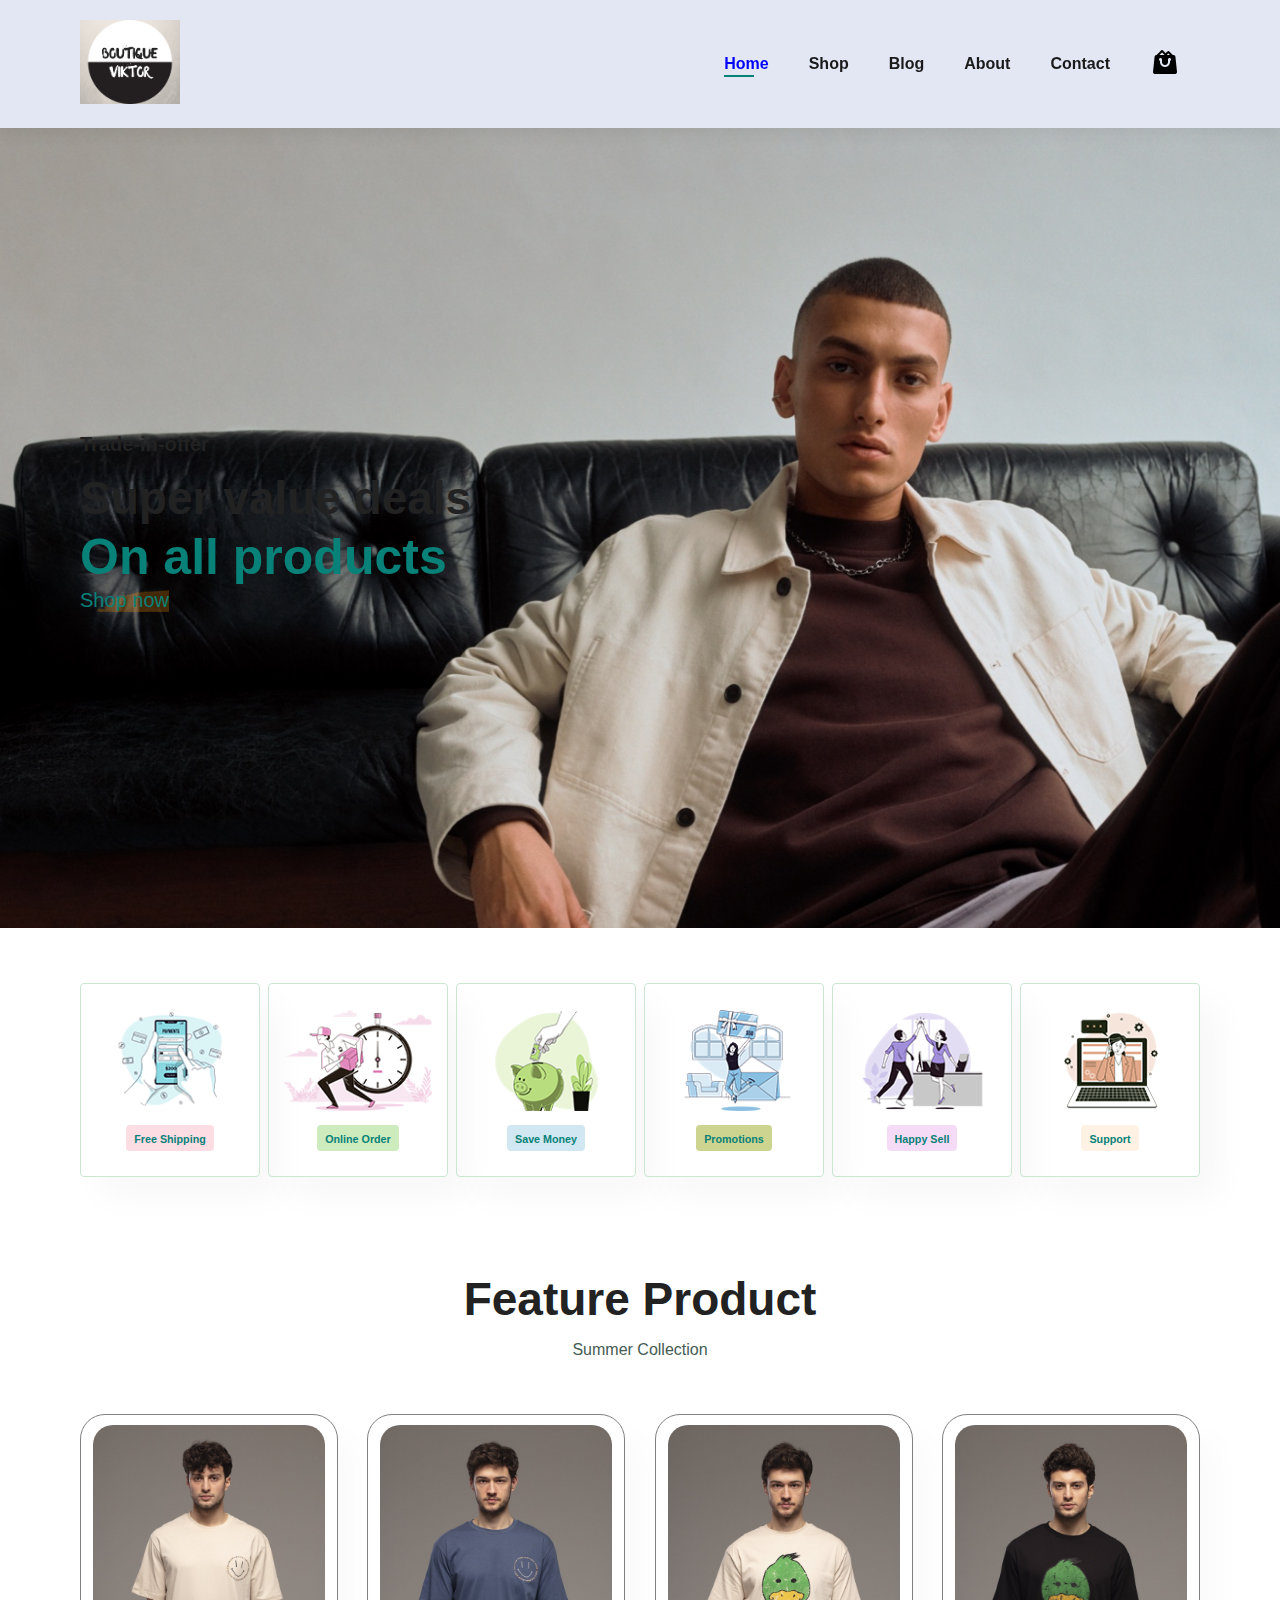
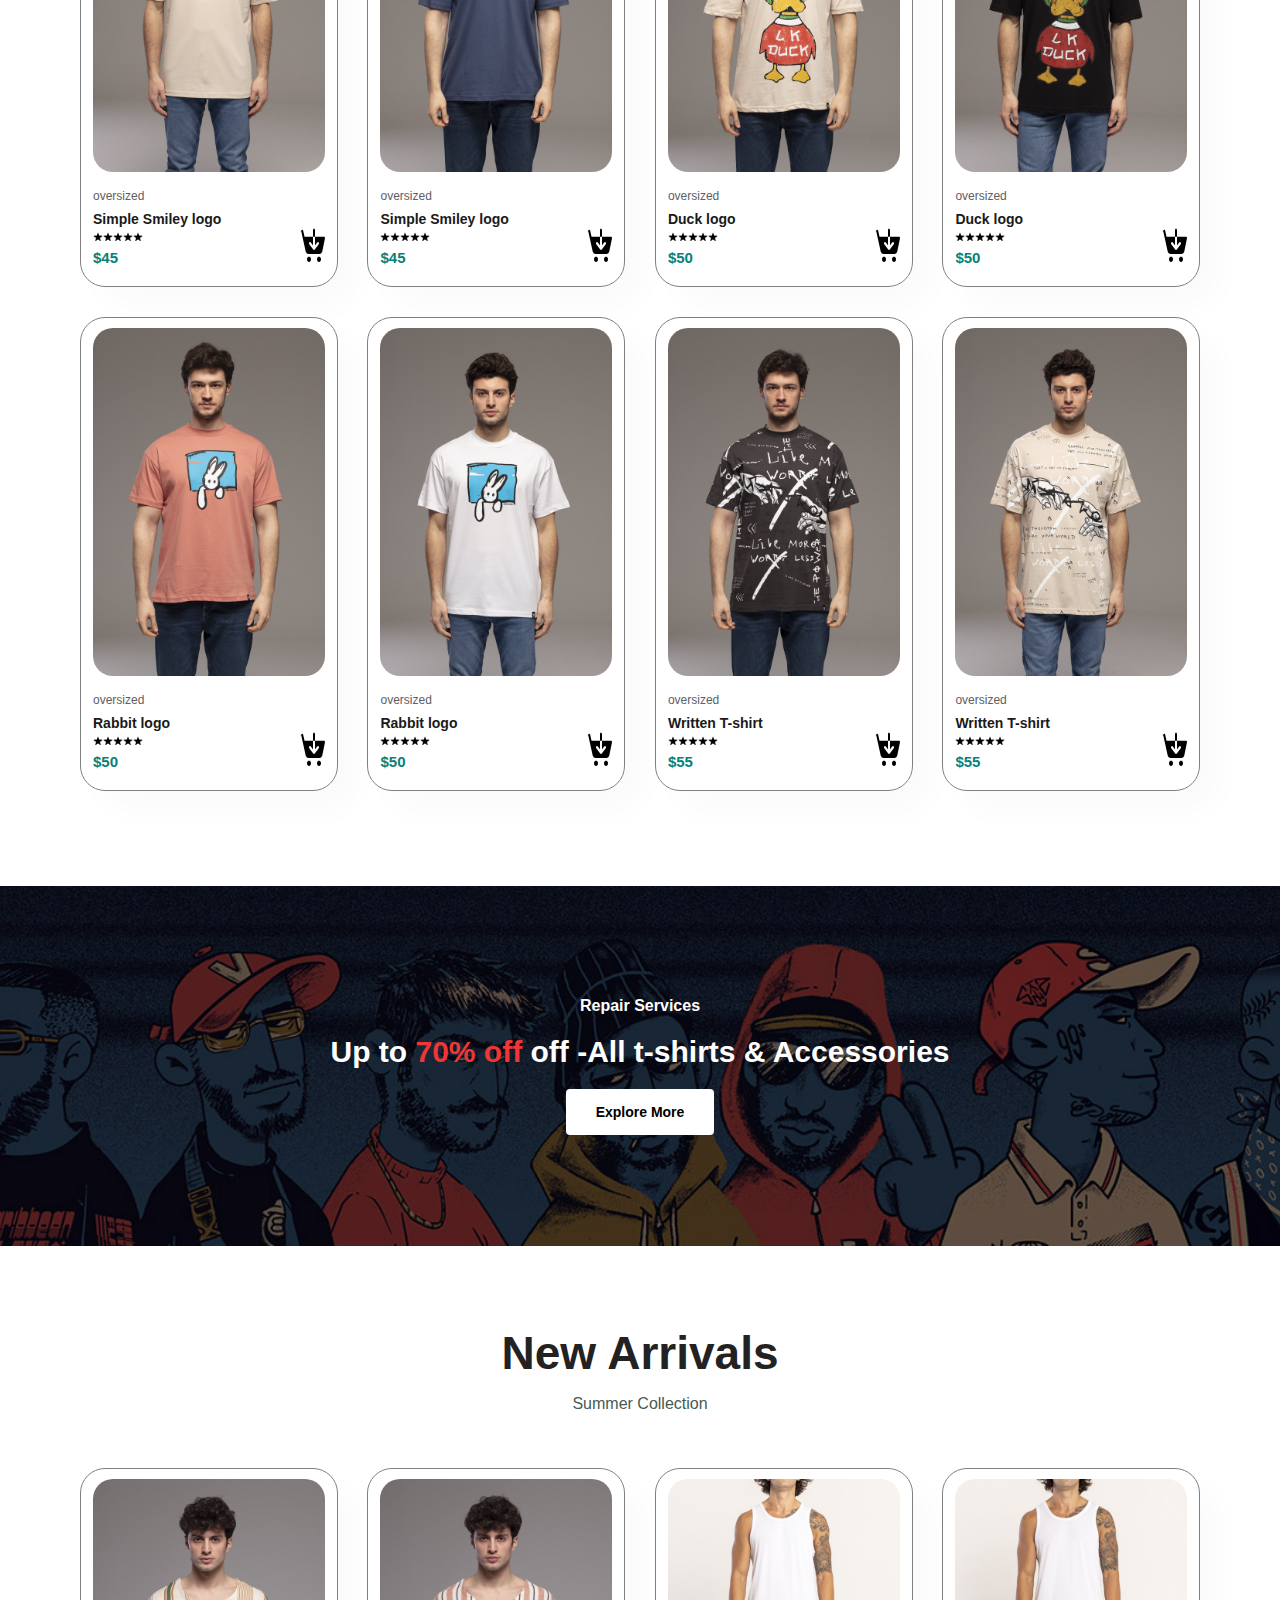
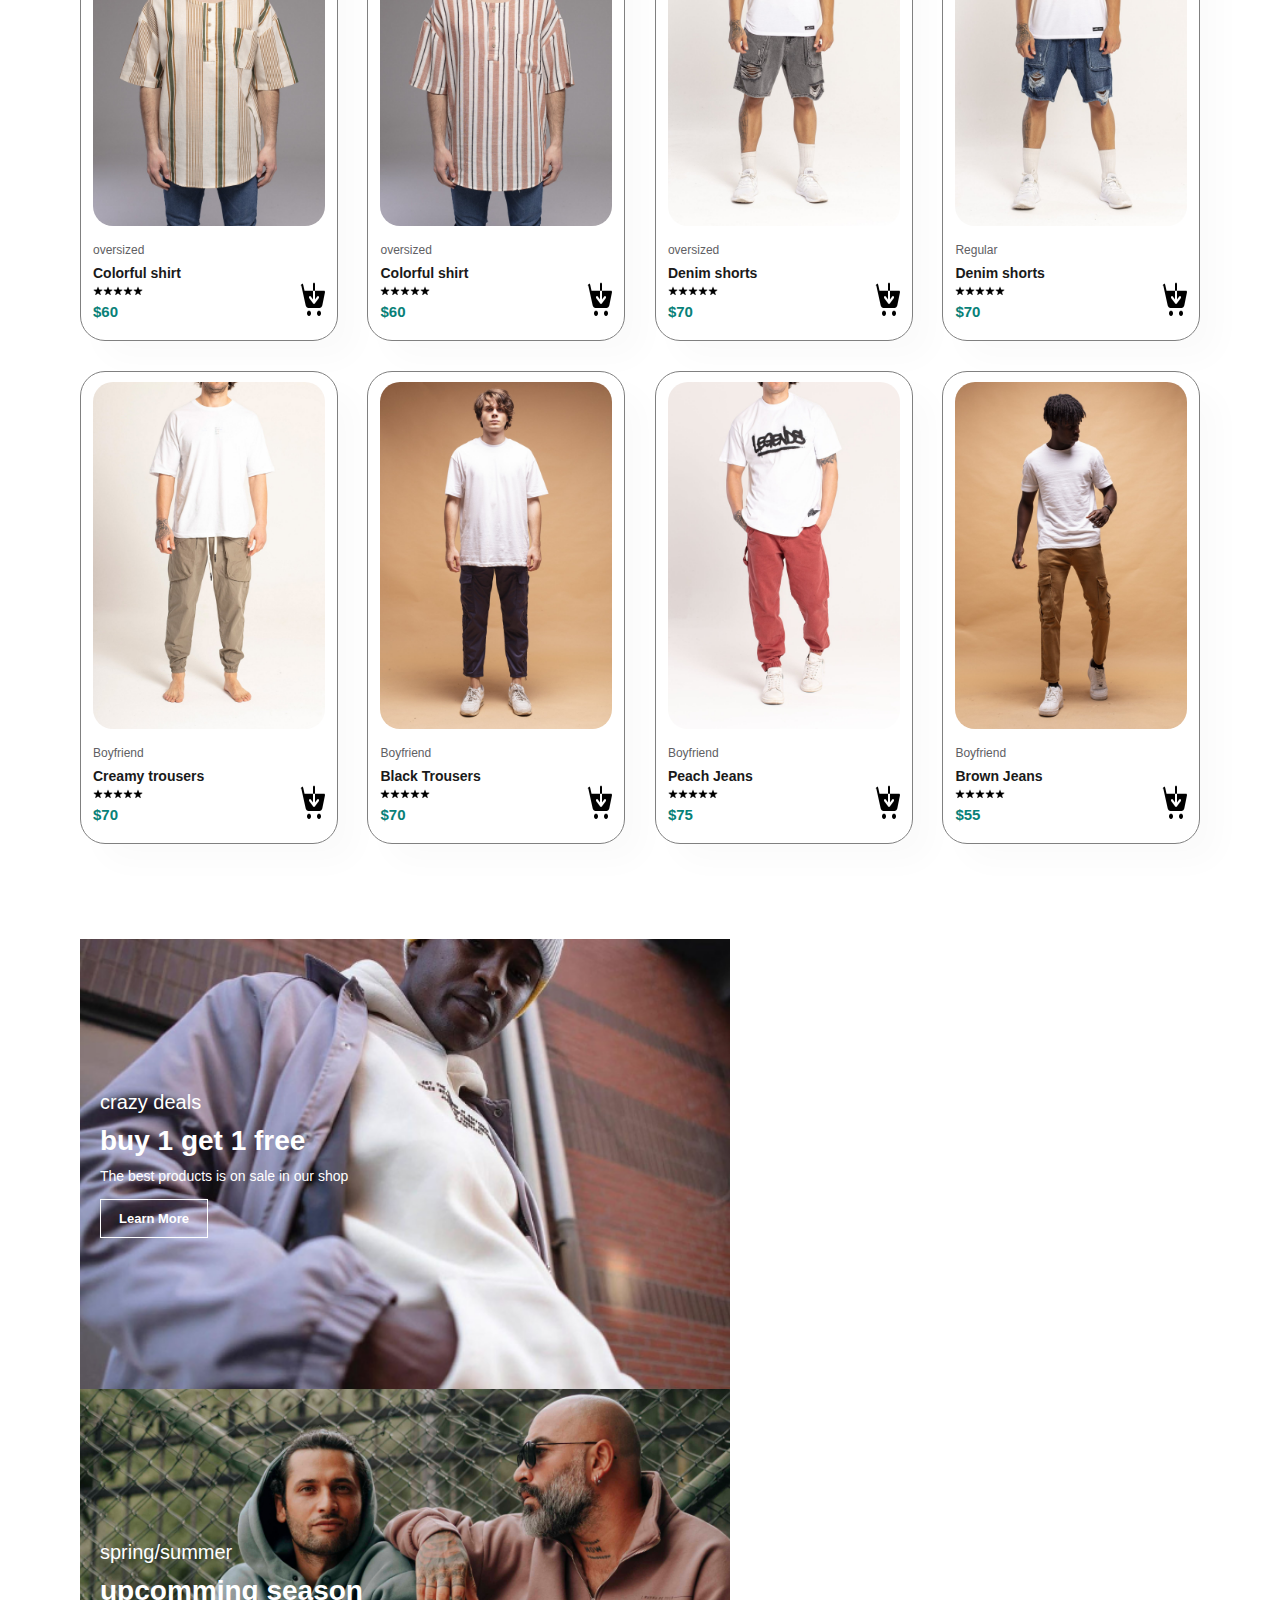
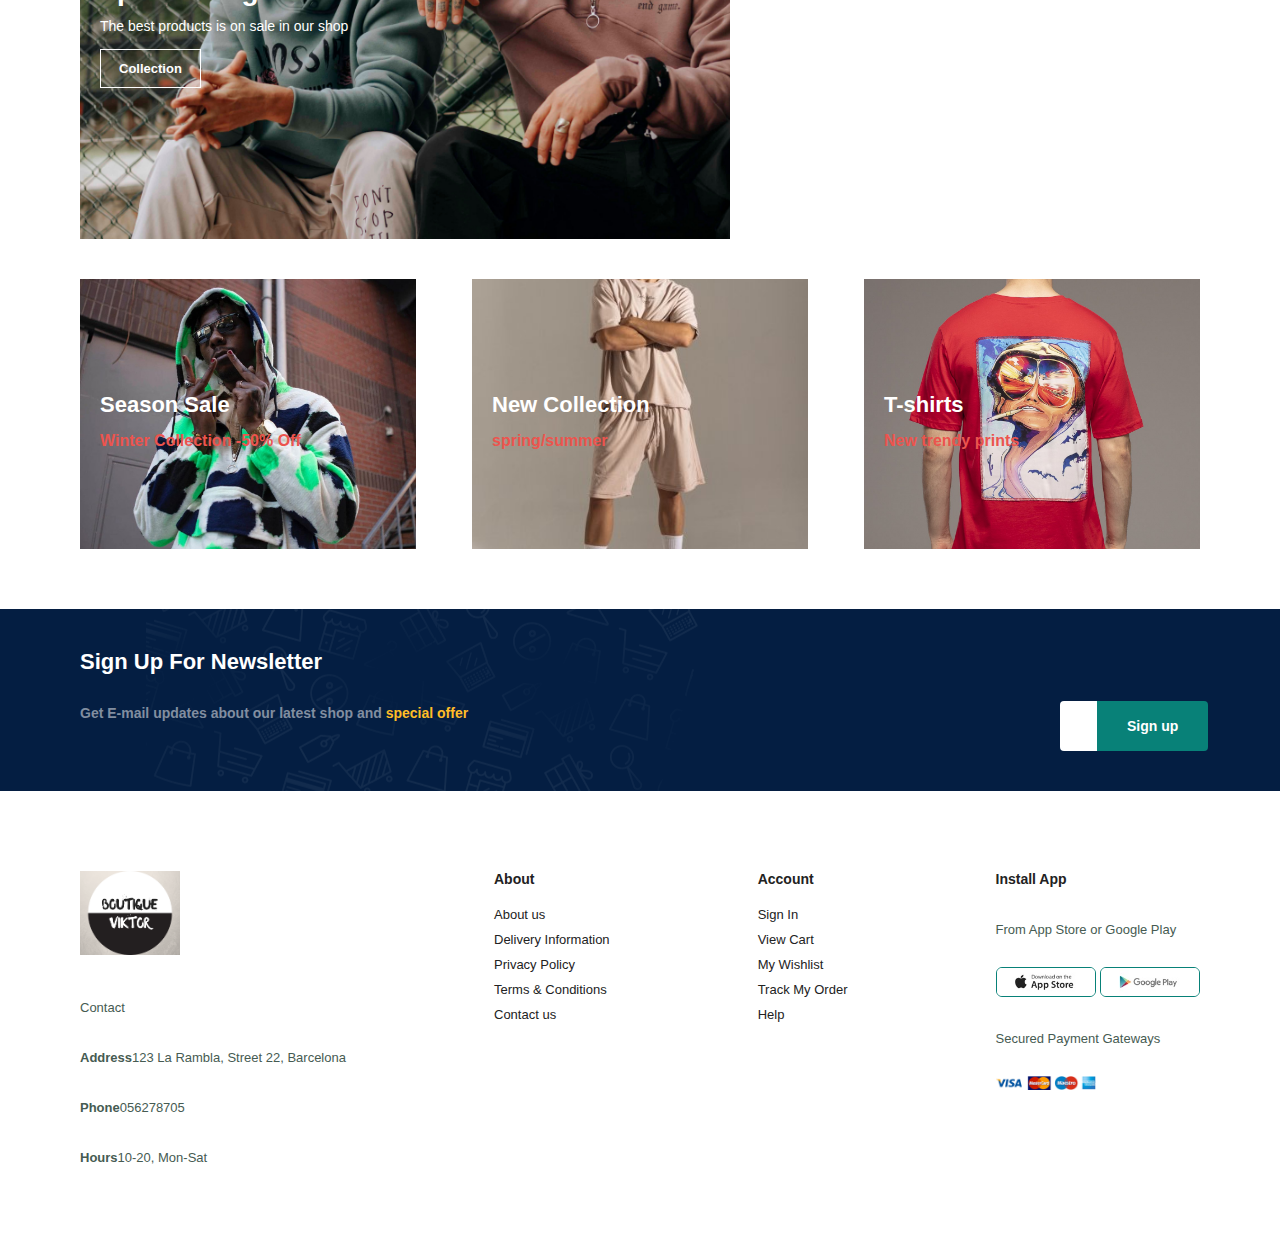
<file: e-commerce/index.html>
<!DOCTYPE html>
<html lang="en">

<head>
    <meta charset="UTF-8">
    <meta http-equiv="X-UA Compatible" content="IE=edge">
    <meta name="viewport" content="width=device-width, initial-scale=1.0">
    <title>Clothing store</title>
    <link rel="stylesheet" href="style.css">
</head>

<body>
    <section id="header">
        <a href="#"><img src="images/logo1.png" class="logo"></a>

        <div>
            <ul id="navbar">
                <li><a class="active" href="index.html">Home</a></li>
                <li><a href="shop.html">Shop</a></li>
                <li><a href="blog.html">Blog</a></li>
                <li><a href="about.html">About</a></li>
                <li><a href="contact.html">Contact</a></li>
                <li><a href="cart.html"><img src="images/shopping-bag.png" id="lg-bag" class="shop"></a></li>
                <a href="#" id="close"><img src="images/delete-sign.png" class="close"></a>
            </ul>
        </div>
        <div id="mobile">
            <a href="cart.html"><img src="images/shopping-bag.png" class="shop"></a>
            <img src="images/menu.png" id="bar" class="shop">

        </div>
    </section>

    <section id="hero">
        <h4>Trade-in-offer</h4>
        <h2>Super value deals</h2>
        <h1>On all products</h1>
        <button>Shop now</button>

    </section>

    <section id="feature" class="section-p1">
        <div class="fe-box">
            <img src="images/features/f1.png" alt="">
            <h6>Free Shipping</h6>
        </div>
        <div class="fe-box">
            <img src="images/features/f2.png" alt="">
            <h6>Online Order</h6>
        </div>
        <div class="fe-box">
            <img src="images/features/f3.png" alt="">
            <h6>Save Money</h6>
        </div>
        <div class="fe-box">
            <img src="images/features/f4.png" alt="">
            <h6>Promotions</h6>
        </div>
        <div class="fe-box">
            <img src="images/features/f5.png" alt="">
            <h6>Happy Sell</h6>
        </div>
        <div class="fe-box">
            <img src="images/features/f6.png" alt="">
            <h6>Support</h6>
        </div>
    </section>

    <section id="product1" class="section-p1">
        <h2>Feature Product</h2>
        <p>Summer Collection</p>
        <div class="pro-container">
            <div class="pro">
                <img src="images/products/f1.jpeg">
                <div class="des">
                    <span>oversized</span>
                    <h5>Simple Smiley logo</h5>
                    <div class="star">
                        <img src="images/star.png">
                        <img src="images/star.png">
                        <img src="images/star.png">
                        <img src="images/star.png">
                        <img src="images/star.png">

                    </div>
                    <h4>$45</h4>
                </div>
                <img src="images/buy.png" class="buy">
            </div>
            <div class="pro">
                <img src="images/products/f2.jpeg">
                <div class="des">
                    <span>oversized</span>
                    <h5>Simple Smiley logo</h5>
                    <div class="star">
                        <img src="images/star.png">
                        <img src="images/star.png">
                        <img src="images/star.png">
                        <img src="images/star.png">
                        <img src="images/star.png">

                    </div>
                    <h4>$45</h4>
                </div>
                <img src="images/buy.png" class="buy">
            </div>
            <div class="pro">
                <img src="images/products/f3.jpeg">
                <div class="des">
                    <span>oversized</span>
                    <h5>Duck logo</h5>
                    <div class="star">
                        <img src="images/star.png">
                        <img src="images/star.png">
                        <img src="images/star.png">
                        <img src="images/star.png">
                        <img src="images/star.png">

                    </div>
                    <h4>$50</h4>
                </div>
                <img src="images/buy.png" class="buy">
            </div>
            <div class="pro">
                <img src="images/products/f4.jpeg">
                <div class="des">
                    <span>oversized</span>
                    <h5>Duck logo</h5>
                    <div class="star">
                        <img src="images/star.png">
                        <img src="images/star.png">
                        <img src="images/star.png">
                        <img src="images/star.png">
                        <img src="images/star.png">

                    </div>
                    <h4>$50</h4>
                </div>
                <img src="images/buy.png" class="buy">
            </div>
            <div class="pro">
                <img src="images/products/f5.jpeg">
                <div class="des">
                    <span>oversized</span>
                    <h5>Rabbit logo</h5>
                    <div class="star">
                        <img src="images/star.png">
                        <img src="images/star.png">
                        <img src="images/star.png">
                        <img src="images/star.png">
                        <img src="images/star.png">

                    </div>
                    <h4>$50</h4>
                </div>
                <img src="images/buy.png" class="buy">
            </div>
            <div class="pro">
                <img src="images/products/f6.jpeg">
                <div class="des">
                    <span>oversized</span>
                    <h5>Rabbit logo</h5>
                    <div class="star">
                        <img src="images/star.png">
                        <img src="images/star.png">
                        <img src="images/star.png">
                        <img src="images/star.png">
                        <img src="images/star.png">

                    </div>
                    <h4>$50</h4>
                </div>
                <img src="images/buy.png" class="buy">
            </div>
            <div class="pro">
                <img src="images/products/f7.jpeg">
                <div class="des">
                    <span>oversized</span>
                    <h5>Written T-shirt</h5>
                    <div class="star">
                        <img src="images/star.png">
                        <img src="images/star.png">
                        <img src="images/star.png">
                        <img src="images/star.png">
                        <img src="images/star.png">

                    </div>
                    <h4>$55</h4>
                </div>
                <img src="images/buy.png" class="buy">
            </div>
            <div class="pro">
                <img src="images/products/f8.jpeg">
                <div class="des">
                    <span>oversized</span>
                    <h5>Written T-shirt</h5>
                    <div class="star">
                        <img src="images/star.png">
                        <img src="images/star.png">
                        <img src="images/star.png">
                        <img src="images/star.png">
                        <img src="images/star.png">

                    </div>
                    <h4>$55</h4>
                </div>
                <img src="images/buy.png" class="buy">
            </div>
        </div>
    </section>

    <section id="banner" class="section-m1">
        <h4>Repair Services</h4>
        <h2>Up to <span>70% off</span> off -All t-shirts & Accessories</h2>
        <button class="normal">Explore More</button>
    </section>

    <section id="product1" class="section-p1">
        <h2>New Arrivals</h2>
        <p>Summer Collection</p>
        <div class="pro-container">
            <div class="pro">
                <img src="images/products/n1.jpeg">
                <div class="des">
                    <span>oversized</span>
                    <h5>Colorful shirt</h5>
                    <div class="star">
                        <img src="images/star.png">
                        <img src="images/star.png">
                        <img src="images/star.png">
                        <img src="images/star.png">
                        <img src="images/star.png">

                    </div>
                    <h4>$60</h4>
                </div>
                <img src="images/buy.png" class="buy">
            </div>
            <div class="pro">
                <img src="images/products/n2.jpeg">
                <div class="des">
                    <span>oversized</span>
                    <h5>Colorful shirt</h5>
                    <div class="star">
                        <img src="images/star.png">
                        <img src="images/star.png">
                        <img src="images/star.png">
                        <img src="images/star.png">
                        <img src="images/star.png">

                    </div>
                    <h4>$60</h4>
                </div>
                <img src="images/buy.png" class="buy">
            </div>
            <div class="pro">
                <img src="images/products/n3.jpeg">
                <div class="des">
                    <span>oversized</span>
                    <h5>Denim shorts</h5>
                    <div class="star">
                        <img src="images/star.png">
                        <img src="images/star.png">
                        <img src="images/star.png">
                        <img src="images/star.png">
                        <img src="images/star.png">

                    </div>
                    <h4>$70</h4>
                </div>
                <img src="images/buy.png" class="buy">
            </div>
            <div class="pro">
                <img src="images/products/n4.jpeg">
                <div class="des">
                    <span>Regular</span>
                    <h5>Denim shorts</h5>
                    <div class="star">
                        <img src="images/star.png">
                        <img src="images/star.png">
                        <img src="images/star.png">
                        <img src="images/star.png">
                        <img src="images/star.png">

                    </div>
                    <h4>$70</h4>
                </div>
                <img src="images/buy.png" class="buy">
            </div>
            <div class="pro">
                <img src="images/products/n5.jpeg">
                <div class="des">
                    <span>Boyfriend</span>
                    <h5>Creamy trousers</h5>
                    <div class="star">
                        <img src="images/star.png">
                        <img src="images/star.png">
                        <img src="images/star.png">
                        <img src="images/star.png">
                        <img src="images/star.png">

                    </div>
                    <h4>$70</h4>
                </div>
                <img src="images/buy.png" class="buy">
            </div>
            <div class="pro">
                <img src="images/products/n6.jpeg">
                <div class="des">
                    <span>Boyfriend</span>
                    <h5>Black Trousers</h5>
                    <div class="star">
                        <img src="images/star.png">
                        <img src="images/star.png">
                        <img src="images/star.png">
                        <img src="images/star.png">
                        <img src="images/star.png">

                    </div>
                    <h4>$70</h4>
                </div>
                <img src="images/buy.png" class="buy">
            </div>
            <div class="pro">
                <img src="images/products/n7.jpeg">
                <div class="des">
                    <span>Boyfriend</span>
                    <h5>Peach Jeans</h5>
                    <div class="star">
                        <img src="images/star.png">
                        <img src="images/star.png">
                        <img src="images/star.png">
                        <img src="images/star.png">
                        <img src="images/star.png">

                    </div>
                    <h4>$75</h4>
                </div>
                <img src="images/buy.png" class="buy">
            </div>
            <div class="pro">
                <img src="images/products/n8.jpeg">
                <div class="des">
                    <span>Boyfriend</span>
                    <h5>Brown Jeans</h5>
                    <div class="star">
                        <img src="images/star.png">
                        <img src="images/star.png">
                        <img src="images/star.png">
                        <img src="images/star.png">
                        <img src="images/star.png">

                    </div>
                    <h4>$55</h4>
                </div>
                <img src="images/buy.png" class="buy">
            </div>
        </div>
    </section>

    <section id="sm-banner" class="section-p1">
        <div class="banner-box">
            <h4>crazy deals</h4>
            <h2>buy 1 get 1 free</h2>
            <span>The best products is on sale in our shop</span>
            <button class="white">Learn More</button>
        </div>
        <div class="banner-box banner-box2">
            <h4>spring/summer</h4>
            <h2>upcomming season</h2>
            <span>The best products is on sale in our shop</span>
            <button class="white">Collection</button>
        </div>
    </section>

    <section id="banner3">
        <div class="banner-box">
            <h2>Season Sale</h2>
            <h3>Winter Collection -50% Off</h3>
        </div>
        <div class="banner-box banner-box2">
            <h2>New Collection</h2>
            <h3>spring/summer</h3>
        </div>
        <div class="banner-box banner-box3">
            <h2>T-shirts</h2>
            <h3>New trendy prints</h3>
        </div>
    </section>

    <section id="newsletter" class="section-p1 section-m1">
        <div class="newstext">
            <h4>Sign Up For Newsletter</h4>
            <p>Get E-mail updates about our latest shop and <span>special offer</span></p>
            <div class="form">
                <input type="text" placeholder="Your email address">
                <button class="normal">Sign up</button>
            </div>
        </div>
    </section>

    <footer class="section-p1">
        <div class="col">
            <img src="images/logo1.png">
            <p>Contact</p>
            <p><strong>Address</strong>123 La Rambla, Street 22, Barcelona </p>
            <p><strong>Phone</strong>056278705</p>
            <p><strong>Hours</strong>10-20, Mon-Sat</p>
        </div>
        <div class="col">
            <h4>About</h4>
            <a href="#">About us</a>
            <a href="#">Delivery Information</a>
            <a href="#">Privacy Policy</a>
            <a href="#">Terms & Conditions</a>
            <a href="#">Contact us</a>
        </div>
        <div class="col">
            <h4>Account</h4>
            <a href="#">Sign In</a>
            <a href="#">View Cart</a>
            <a href="#">My Wishlist</a>
            <a href="#">Track My Order</a>
            <a href="#">Help</a>
        </div>
        <div class="col install">
            <h4>Install App</h4>
            <p>From App Store or Google Play</p>
            <div class="row">
                <img src="images/pay/app.jpg">
                <img src="images/pay/play.jpg">
            </div>
            <p>Secured Payment Gateways</p>
            <img src="images/pay/pay.png">
        </div>
    </footer>
    <script src="script.js"></script>
</body>

</html>
</file>
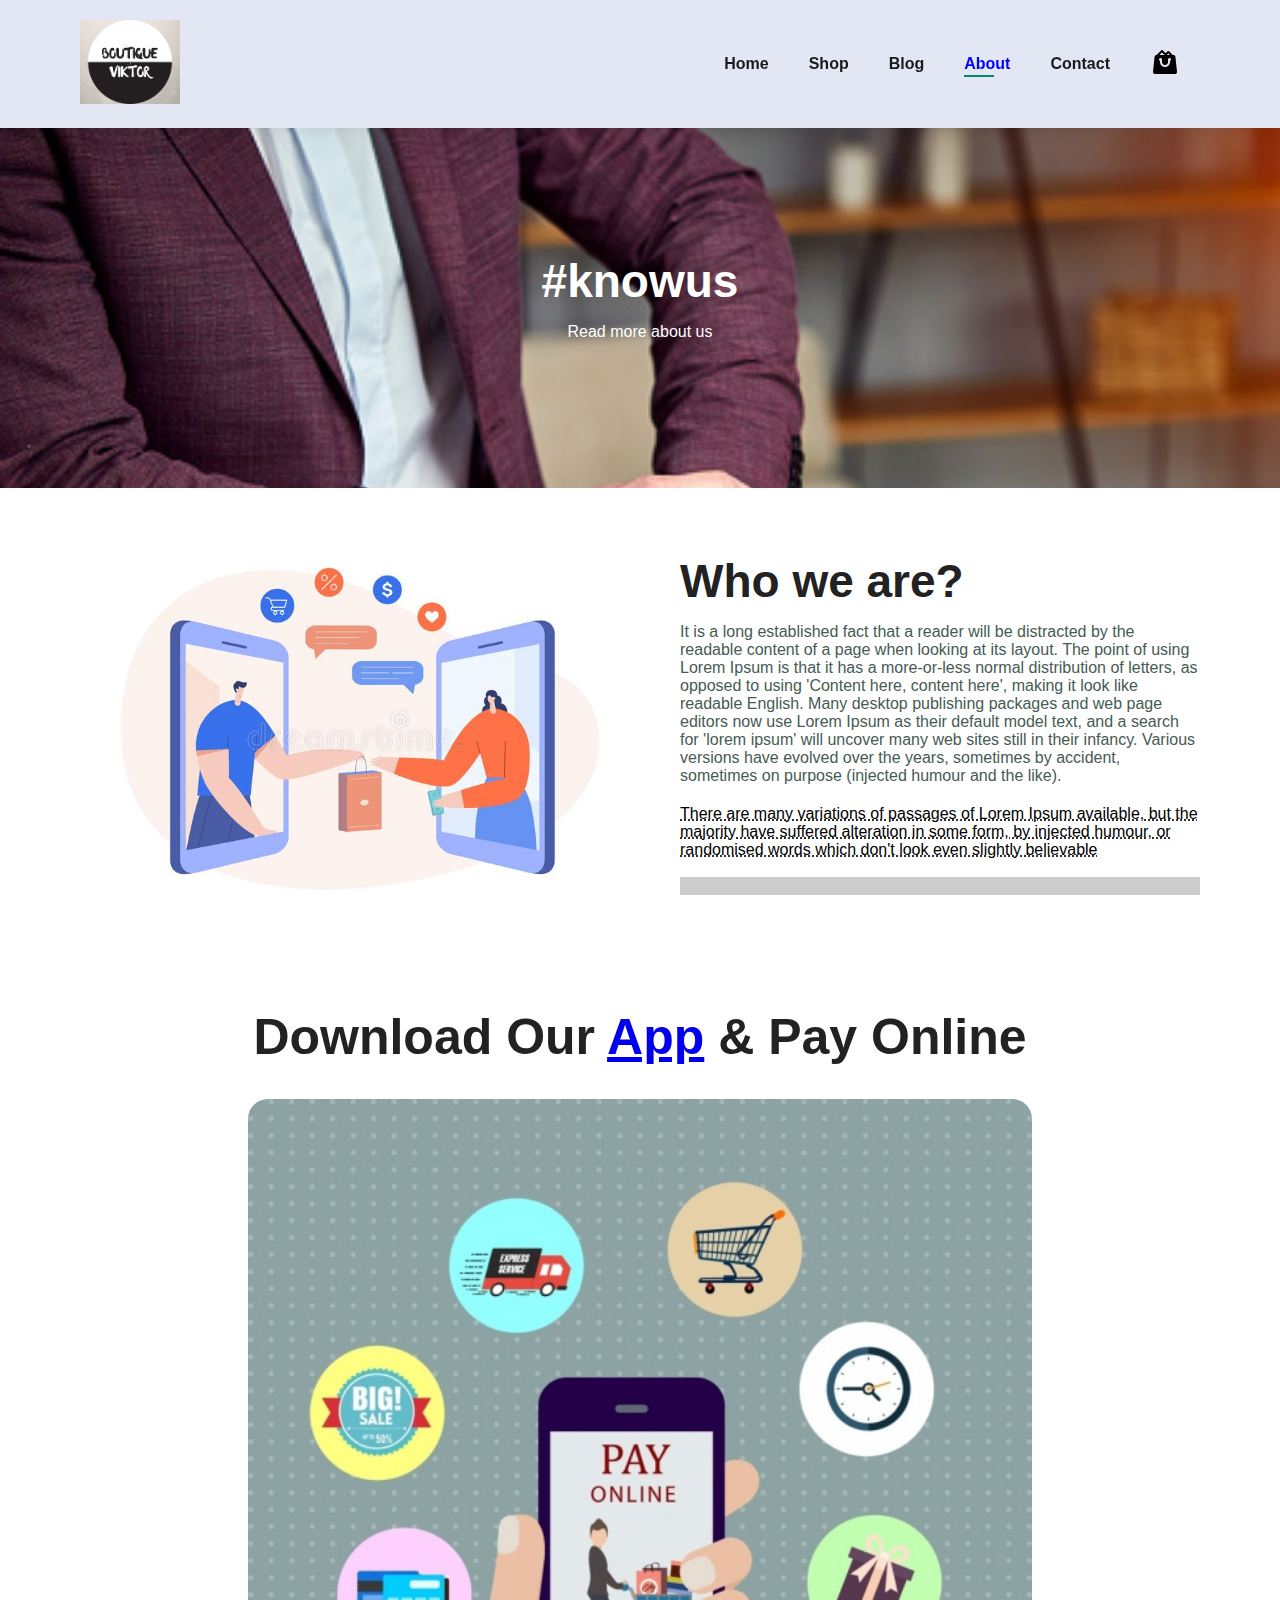
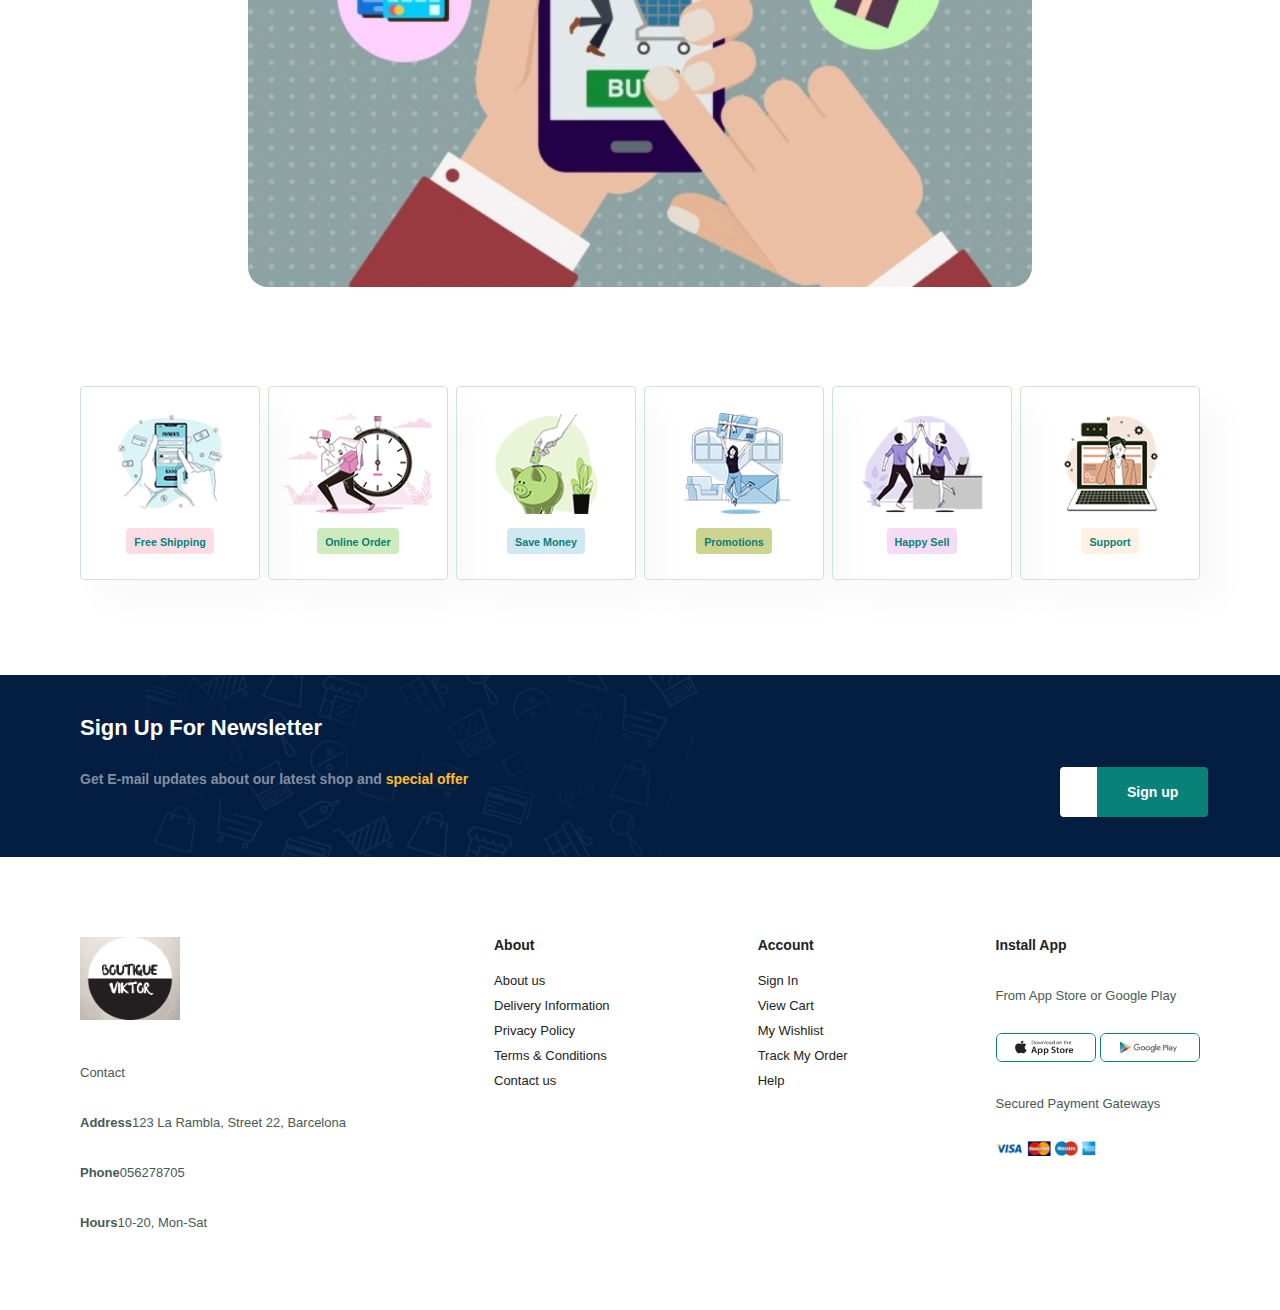
<file: e-commerce/about.html>
<!DOCTYPE html>
<html lang="en">

<head>
    <meta charset="UTF-8">
    <meta http-equiv="X-UA Compatible" content="IE=edge">
    <meta name="viewport" content="width=device-width, initial-scale=1.0">
    <title>Clothing store</title>
    <link rel="stylesheet" href="style.css">
</head>

<body>
    <section id="header">
        <a href="#"><img src="images/logo1.png" class="logo"></a>

        <div>
            <ul id="navbar">
                <li><a href="index.html">Home</a></li>
                <li><a href="shop.html">Shop</a></li>
                <li><a href="blog.html">Blog</a></li>
                <li><a class="active" href="about.html">About</a></li>
                <li><a href="contact.html">Contact</a></li>
                <li><a href="cart.html"><img src="images/shopping-bag.png" id="lg-bag" class="shop"></a></li>
                <a href="#" id="close"><img src="images/delete-sign.png" class="close"></a>
            </ul>
        </div>
        <div id="mobile">
            <a href="cart.html"><img src="images/shopping-bag.png" class="shop"></a>
            <img src="images/menu.png" id="bar" class="shop">

        </div>
    </section>

    <section id="page-header" class="about-header">
        <h2>#knowus</h2>
        <p>Read more about us</p>

    </section>

    <section id="about-head" class="section-p1">
        <img src="images/about/a2.jpg" class="img-head">
        <div>
            <h2>Who we are?</h2>
            <p>It is a long established fact that a reader will be distracted by the readable content of a page when
                looking at its layout. The point of using Lorem Ipsum is that it has a more-or-less normal distribution
                of letters, as opposed to using 'Content here, content here', making it look like readable English. Many
                desktop publishing packages and web page editors now use Lorem Ipsum as their default model text, and a
                search for 'lorem ipsum' will uncover many web sites still in their infancy. Various versions have
                evolved over the years, sometimes by accident, sometimes on purpose (injected humour and the like).
            </p>
            <abbr title="">There are many variations of passages of Lorem Ipsum available, but the majority have suffered
                alteration in some form, by injected humour, or randomised words which don't look even slightly
                believable</abbr>
        <br><br>

        <marquee loop="-1" scrollamounts="5" bgcolor="#ccc" width="100%">Contrary to popular belief, Lorem Ipsum is not simply random text</marquee>

        </div>
    </section>

    <section id="about-app" class="section-p1">
        <h1>Download Our <a href="#">App</a> & Pay Online</h1>
        <div class="image">
            <img src="images/about/a3.jpg">
        </div>
    </section>

    <section id="feature" class="section-p1">
        <div class="fe-box">
            <img src="images/features/f1.png" alt="">
            <h6>Free Shipping</h6>
        </div>
        <div class="fe-box">
            <img src="images/features/f2.png" alt="">
            <h6>Online Order</h6>
        </div>
        <div class="fe-box">
            <img src="images/features/f3.png" alt="">
            <h6>Save Money</h6>
        </div>
        <div class="fe-box">
            <img src="images/features/f4.png" alt="">
            <h6>Promotions</h6>
        </div>
        <div class="fe-box">
            <img src="images/features/f5.png" alt="">
            <h6>Happy Sell</h6>
        </div>
        <div class="fe-box">
            <img src="images/features/f6.png" alt="">
            <h6>Support</h6>
        </div>
    </section>

    <section id="newsletter" class="section-p1 section-m1">
        <div class="newstext">
            <h4>Sign Up For Newsletter</h4>
            <p>Get E-mail updates about our latest shop and <span>special offer</span></p>
            <div class="form">
                <input type="text" placeholder="Your email address">
                <button class="normal">Sign up</button>
            </div>
        </div>
    </section>

    <footer class="section-p1">
        <div class="col">
            <img src="images/logo1.png">
            <p>Contact</p>
            <p><strong>Address</strong>123 La Rambla, Street 22, Barcelona </p>
            <p><strong>Phone</strong>056278705</p>
            <p><strong>Hours</strong>10-20, Mon-Sat</p>
        </div>
        <div class="col">
            <h4>About</h4>
            <a href="#">About us</a>
            <a href="#">Delivery Information</a>
            <a href="#">Privacy Policy</a>
            <a href="#">Terms & Conditions</a>
            <a href="#">Contact us</a>
        </div>
        <div class="col">
            <h4>Account</h4>
            <a href="#">Sign In</a>
            <a href="#">View Cart</a>
            <a href="#">My Wishlist</a>
            <a href="#">Track My Order</a>
            <a href="#">Help</a>
        </div>
        <div class="col install">
            <h4>Install App</h4>
            <p>From App Store or Google Play</p>
            <div class="row">
                <img src="images/pay/app.jpg">
                <img src="images/pay/play.jpg">
            </div>
            <p>Secured Payment Gateways</p>
            <img src="images/pay/pay.png">
        </div>
    </footer>
    <script src="script.js"></script>
</body>

</html>
</file>
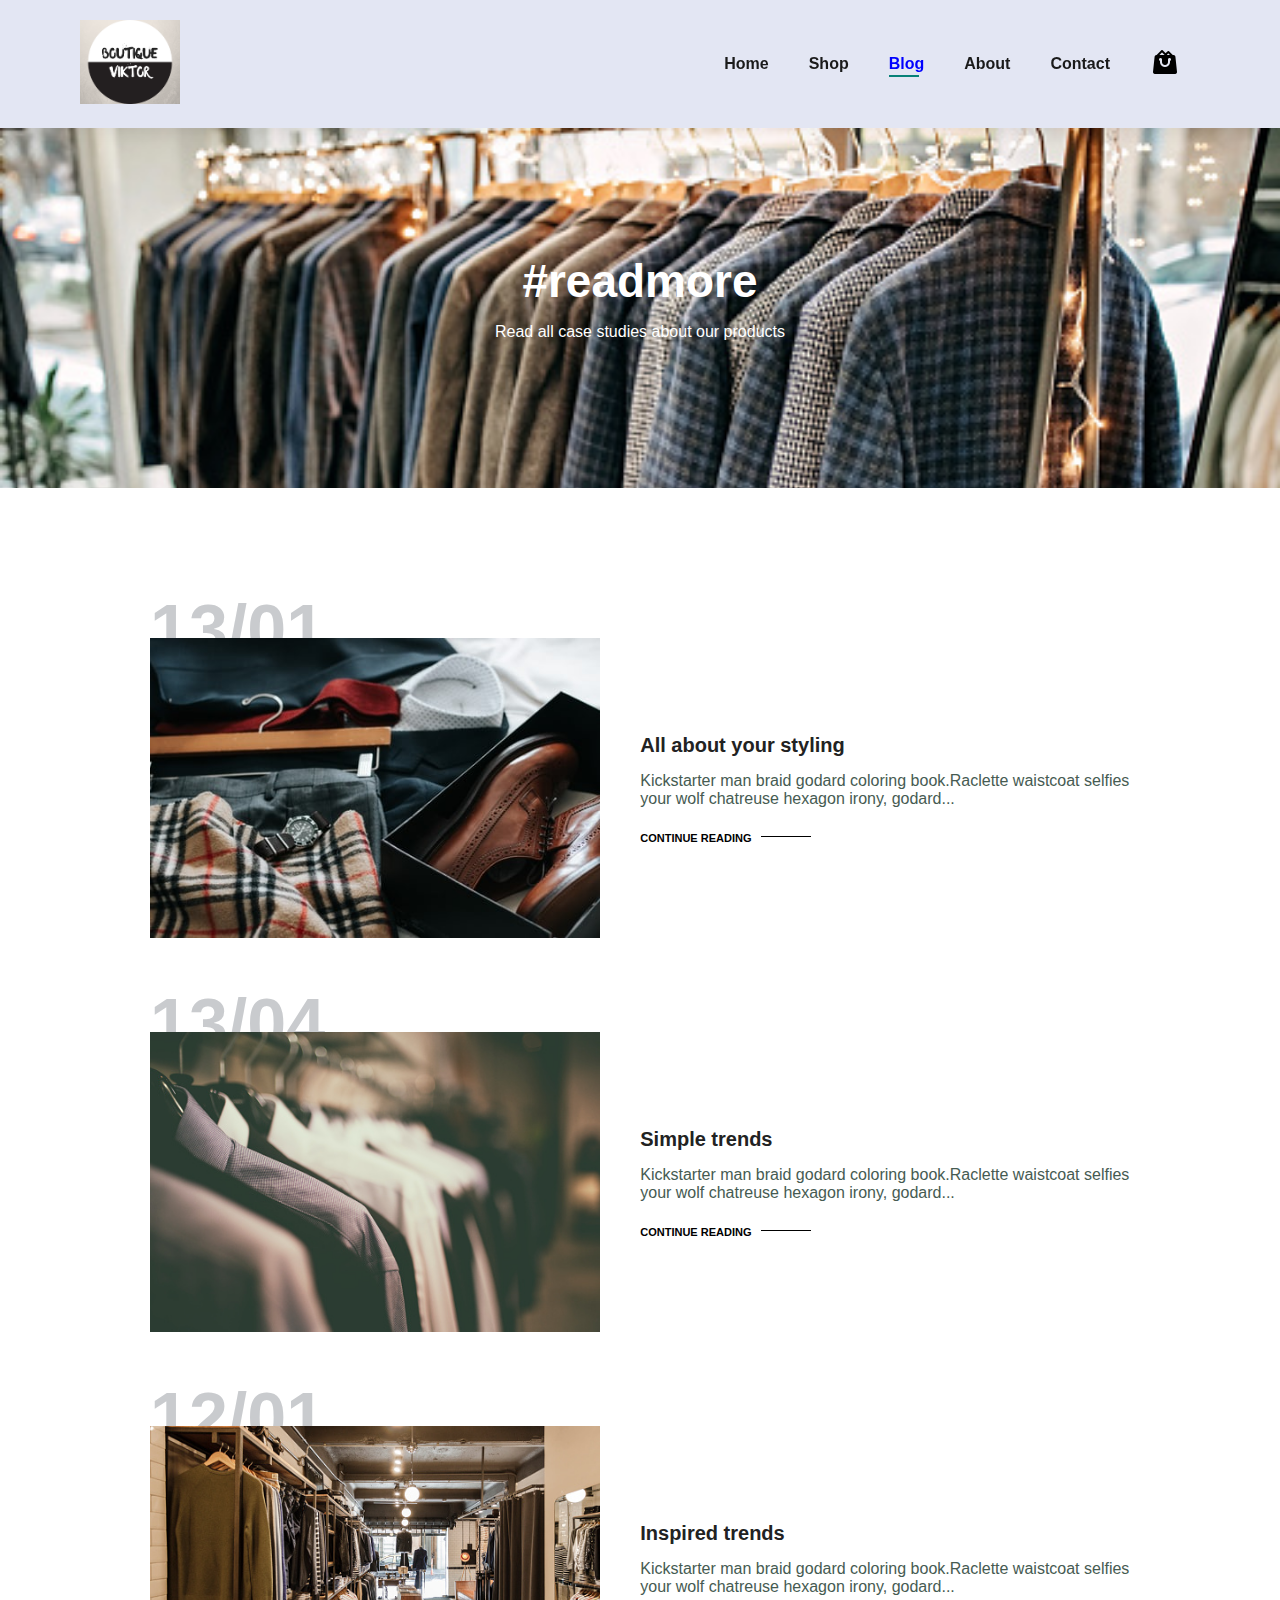
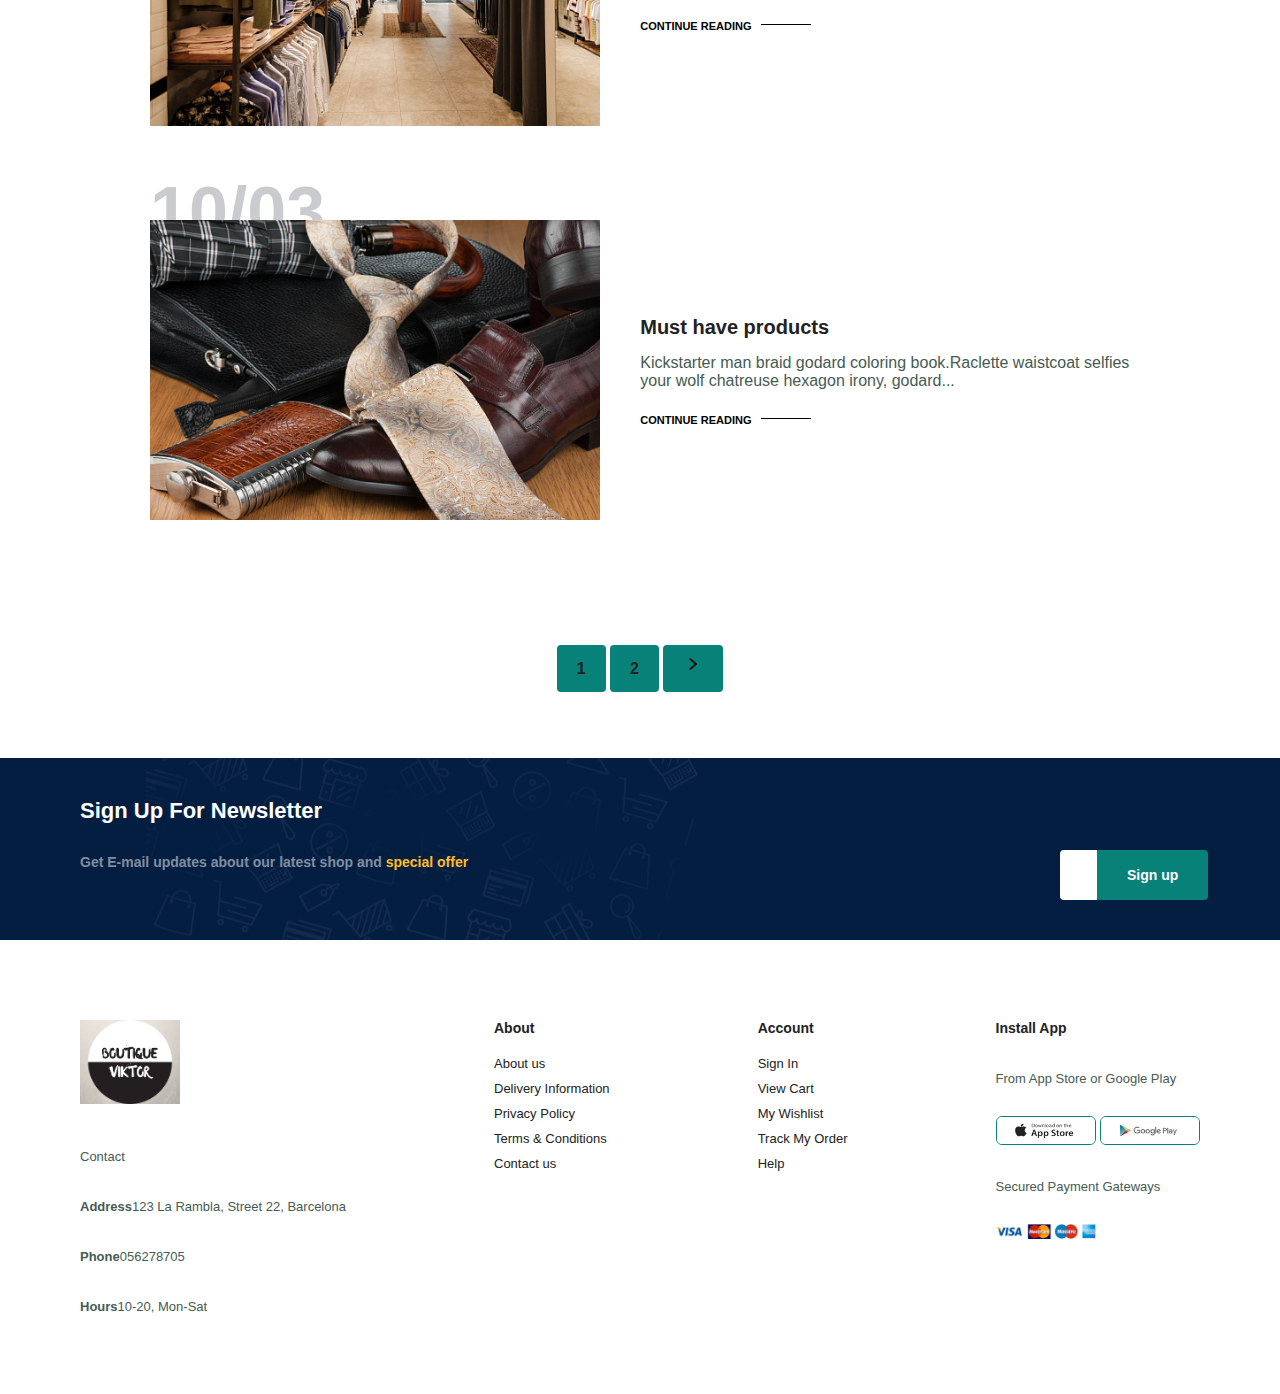
<file: e-commerce/blog.html>
<!DOCTYPE html>
<html lang="en">

<head>
    <meta charset="UTF-8">
    <meta http-equiv="X-UA Compatible" content="IE=edge">
    <meta name="viewport" content="width=device-width, initial-scale=1.0">
    <title>Clothing store</title>
    <link rel="stylesheet" href="style.css">
</head>

<body>
    <section id="header">
        <a href="#"><img src="images/logo1.png" class="logo"></a>

        <div>
            <ul id="navbar">
                <li><a href="index.html">Home</a></li>
                <li><a href="shop.html">Shop</a></li>
                <li><a class="active" href="blog.html">Blog</a></li>
                <li><a href="about.html">About</a></li>
                <li><a href="contact.html">Contact</a></li>
                <li><a href="cart.html"><img src="images/shopping-bag.png" id="lg-bag" class="shop"></a></li>
                <a href="#" id="close"><img src="images/delete-sign.png" class="close"></a>
            </ul>
        </div>
        <div id="mobile">
            <a href="cart.html"><img src="images/shopping-bag.png" class="shop"></a>
            <img src="images/menu.png" id="bar" class="shop">

        </div>
    </section>

    <section id="page-header" class="blog-header">
        <h2>#readmore</h2>
        <p>Read all case studies about our products</p>

    </section>

    <section id="blog">
        <div class="blog-box">
            <div class="blog-img">
                <img src="images/blog/b1.jpg">
            </div>
            <div class="blog-details">
                <h4>All about your styling</h4>
                <p>Kickstarter man braid godard coloring book.Raclette waistcoat selfies your 
                    wolf chatreuse hexagon irony, godard...</p>
                <a href="#">CONTINUE READING</a>
            </div>
            <h1>13/01</h1>
        </div>
        <div class="blog-box">
            <div class="blog-img">
                <img src="images/blog/b2.jpg">
            </div>
            <div class="blog-details">
                <h4>Simple trends</h4>
                <p>Kickstarter man braid godard coloring book.Raclette waistcoat selfies your 
                    wolf chatreuse hexagon irony, godard...</p>
                <a href="#">CONTINUE READING</a>
            </div>
            <h1>13/04</h1>
        </div>
        <div class="blog-box">
            <div class="blog-img">
                <img src="images/blog/b3.jpg">
            </div>
            <div class="blog-details">
                <h4>Inspired trends</h4>
                <p>Kickstarter man braid godard coloring book.Raclette waistcoat selfies your 
                    wolf chatreuse hexagon irony, godard...</p>
                <a href="#">CONTINUE READING</a>
            </div>
            <h1>12/01</h1>
        </div>
        <div class="blog-box">
            <div class="blog-img">
                <img src="images/blog/b4.jpg">
            </div>
            <div class="blog-details">
                <h4>Must have products</h4>
                <p>Kickstarter man braid godard coloring book.Raclette waistcoat selfies your 
                    wolf chatreuse hexagon irony, godard...</p>
                <a href="#">CONTINUE READING</a>
            </div>
            <h1>10/03</h1>
        </div>
    </section>

    <section id="pagination" class="section-p1">
        <a href="#">1</a>
        <a href="#">2</a>
        <a href="#"><img src="images/arrow.png" id="arrow"></a>

    </section>

    <section id="newsletter" class="section-p1 section-m1">
        <div class="newstext">
            <h4>Sign Up For Newsletter</h4>
            <p>Get E-mail updates about our latest shop and <span>special offer</span></p>
            <div class="form">
                <input type="text" placeholder="Your email address">
                <button class="normal">Sign up</button>
            </div>
        </div>
    </section>

    <footer class="section-p1">
        <div class="col">
            <img src="images/logo1.png">
            <p>Contact</p>
            <p><strong>Address</strong>123 La Rambla, Street 22, Barcelona </p>
            <p><strong>Phone</strong>056278705</p>
            <p><strong>Hours</strong>10-20, Mon-Sat</p>
        </div>
        <div class="col">
            <h4>About</h4>
            <a href="#">About us</a>
            <a href="#">Delivery Information</a>
            <a href="#">Privacy Policy</a>
            <a href="#">Terms & Conditions</a>
            <a href="#">Contact us</a>
        </div>
        <div class="col">
            <h4>Account</h4>
            <a href="#">Sign In</a>
            <a href="#">View Cart</a>
            <a href="#">My Wishlist</a>
            <a href="#">Track My Order</a>
            <a href="#">Help</a>
        </div>
        <div class="col install">
            <h4>Install App</h4>
            <p>From App Store or Google Play</p>
            <div class="row">
                <img src="images/pay/app.jpg">
                <img src="images/pay/play.jpg">
            </div>
            <p>Secured Payment Gateways</p>
            <img src="images/pay/pay.png">
        </div>
    </footer>
    <script src="script.js"></script>
</body>

</html>
</file>
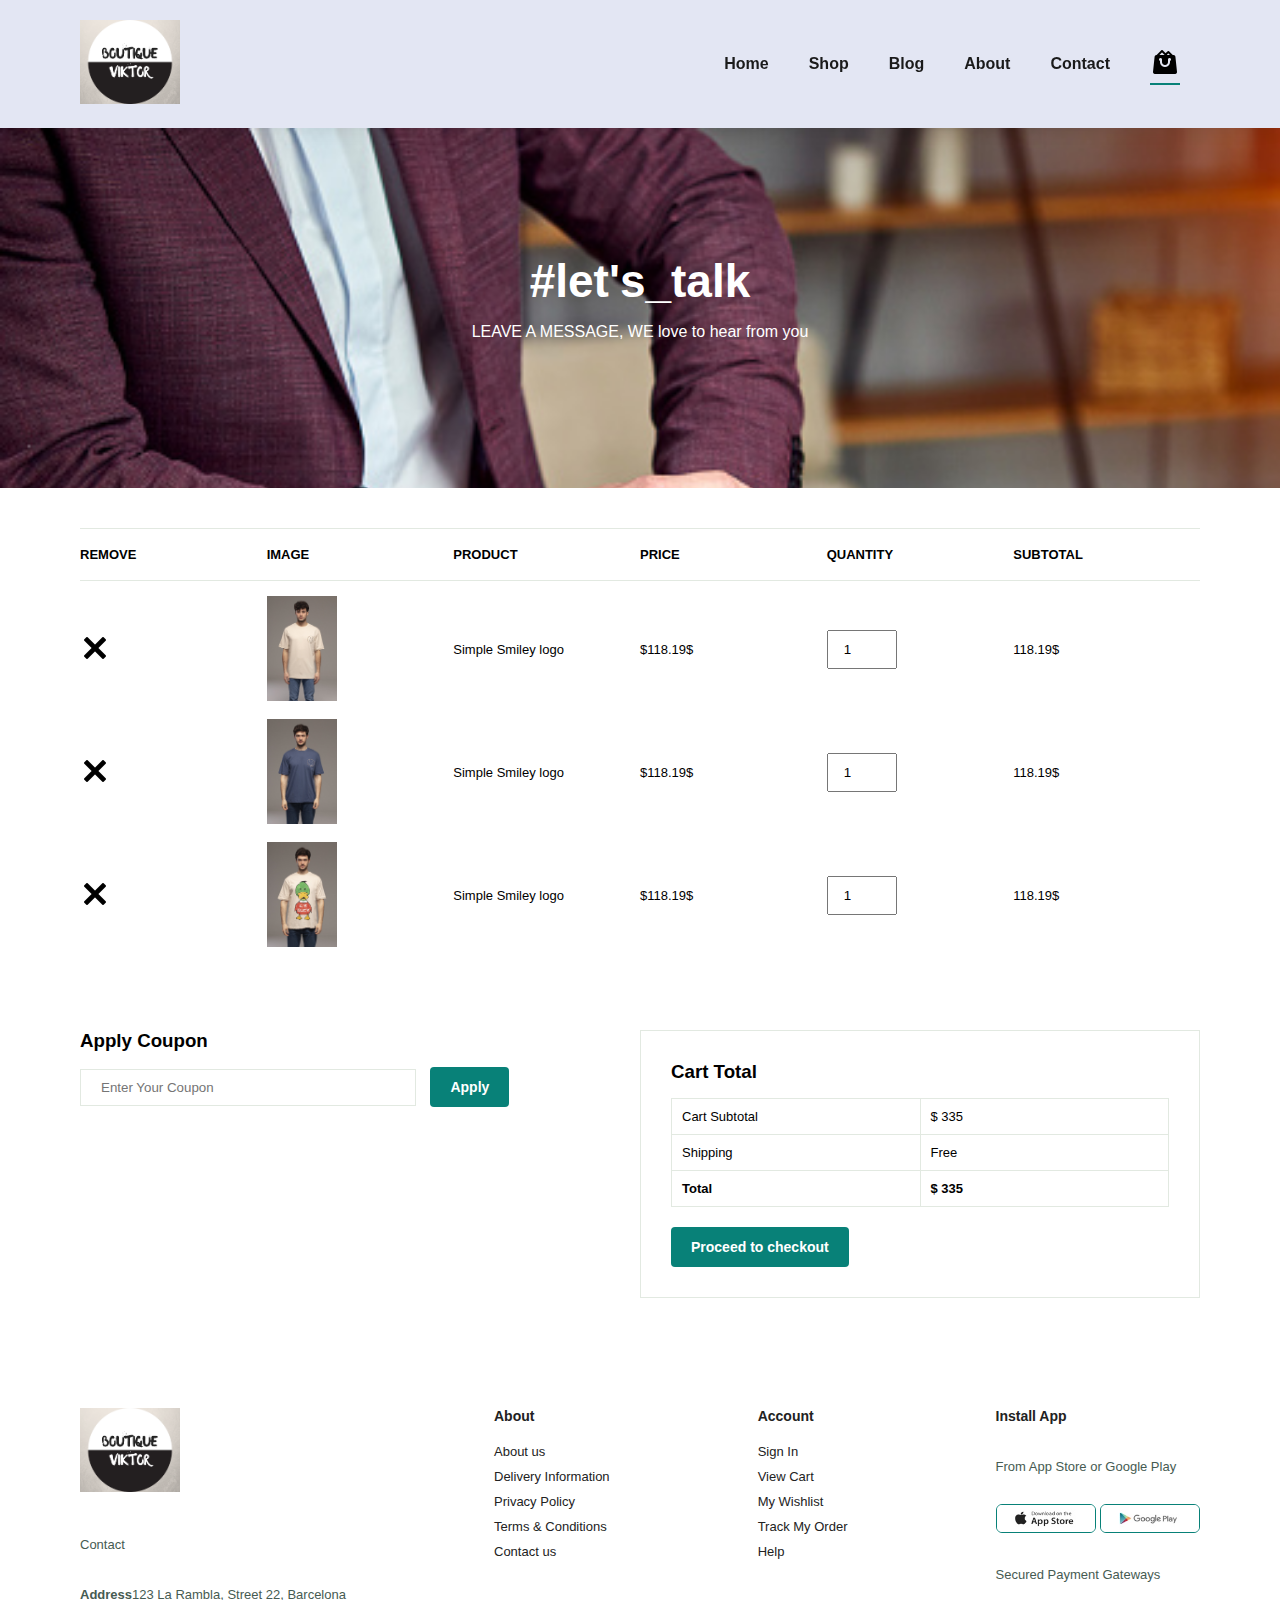
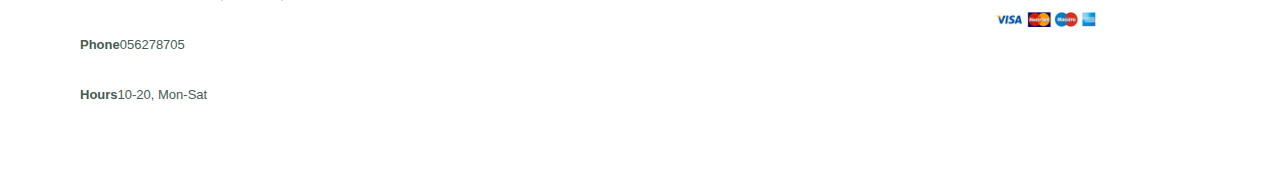
<file: e-commerce/cart.html>
<!DOCTYPE html>
<html lang="en">

<head>
    <meta charset="UTF-8">
    <meta http-equiv="X-UA Compatible" content="IE=edge">
    <meta name="viewport" content="width=device-width, initial-scale=1.0">
    <title>Clothing store</title>
    <link rel="stylesheet" href="style.css">
</head>

<body>
    <section id="header">
        <a href="#"><img src="images/logo1.png" class="logo"></a>

        <div>
            <ul id="navbar">
                <li><a href="index.html">Home</a></li>
                <li><a href="shop.html">Shop</a></li>
                <li><a href="blog.html">Blog</a></li>
                <li><a href="about.html">About</a></li>
                <li><a href="contact.html">Contact</a></li>
                <li><a class="active" href="cart.html"><img src="images/shopping-bag.png" id="lg-bag" class="shop"></a></li>
                <a href="#" id="close"><img src="images/delete-sign.png" class="close"></a>
            </ul>
        </div>
        <div id="mobile">
            <a href="cart.html"><img src="images/shopping-bag.png" class="shop"></a>
            <img src="images/menu.png" id="bar" class="shop">

        </div>
    </section>

    <section id="page-header" class="about-header">
        <h2>#let's_talk</h2>
        <p>LEAVE A MESSAGE, WE love to hear from you</p>

    </section>

    <section id="cart" class="section-p1">
        <table width="100%">
            <thead>
                <tr>
                    <td>Remove</td>
                    <td>Image</td>
                    <td>Product</td>
                    <td>Price</td>
                    <td>Quantity</td>
                    <td>Subtotal</td>
                </tr>
            </thead>
            <tbody>
                <tr>
                    <td><a href="#"><img src="images/delete-sign.png" class="cl"></a></td>
                    <td><img src="images/products/f1.jpeg"></td>
                    <td>Simple Smiley logo</td>
                    <td>$118.19$</td>
                    <td><input type="number" value="1"></td>
                    <td>118.19$</td>
                </tr>
                <tr>
                    <td><a href="#"><img src="images/delete-sign.png" class="cl"></a></td>
                    <td><img src="images/products/f2.jpeg"></td>
                    <td>Simple Smiley logo</td>
                    <td>$118.19$</td>
                    <td><input type="number" value="1"></td>
                    <td>118.19$</td>
                </tr>
                <tr>
                    <td><a href="#"><img src="images/delete-sign.png" class="cl"></a></td>
                    <td><img src="images/products/f3.jpeg"></td>
                    <td>Simple Smiley logo</td>
                    <td>$118.19$</td>
                    <td><input type="number" value="1"></td>
                    <td>118.19$</td>
                </tr>
            </tbody>
        </table>
    </section>

    <section id="cart-add" class="section-p1">
        <div id="coupon">
            <h3>Apply Coupon</h3>
            <div>
                <input type="text" placeholder="Enter Your Coupon">
                <button class="normal">Apply</button>
            </div>
        </div>
        <div id="subtotal">
            <h3>Cart Total</h3>
            <table>
                <tr>
                    <td>Cart Subtotal</td>
                    <td>$ 335</td>
                </tr>
                <tr>
                    <td>Shipping</td>
                    <td>Free</td>
                </tr>
                <tr>
                    <td><strong>Total</strong></td>
                    <td><strong>$ 335</strong></td>
                </tr>
            </table>
            <button class="normal">Proceed to checkout</button>
        </div>
    </section>

    <footer class="section-p1">
        <div class="col">
            <img src="images/logo1.png">
            <p>Contact</p>
            <p><strong>Address</strong>123 La Rambla, Street 22, Barcelona </p>
            <p><strong>Phone</strong>056278705</p>
            <p><strong>Hours</strong>10-20, Mon-Sat</p>
        </div>
        <div class="col">
            <h4>About</h4>
            <a href="#">About us</a>
            <a href="#">Delivery Information</a>
            <a href="#">Privacy Policy</a>
            <a href="#">Terms & Conditions</a>
            <a href="#">Contact us</a>
        </div>
        <div class="col">
            <h4>Account</h4>
            <a href="#">Sign In</a>
            <a href="#">View Cart</a>
            <a href="#">My Wishlist</a>
            <a href="#">Track My Order</a>
            <a href="#">Help</a>
        </div>
        <div class="col install">
            <h4>Install App</h4>
            <p>From App Store or Google Play</p>
            <div class="row">
                <img src="images/pay/app.jpg">
                <img src="images/pay/play.jpg">
            </div>
            <p>Secured Payment Gateways</p>
            <img src="images/pay/pay.png">
        </div>
    </footer>
    <script src="script.js"></script>
</body>

</html>
</file>
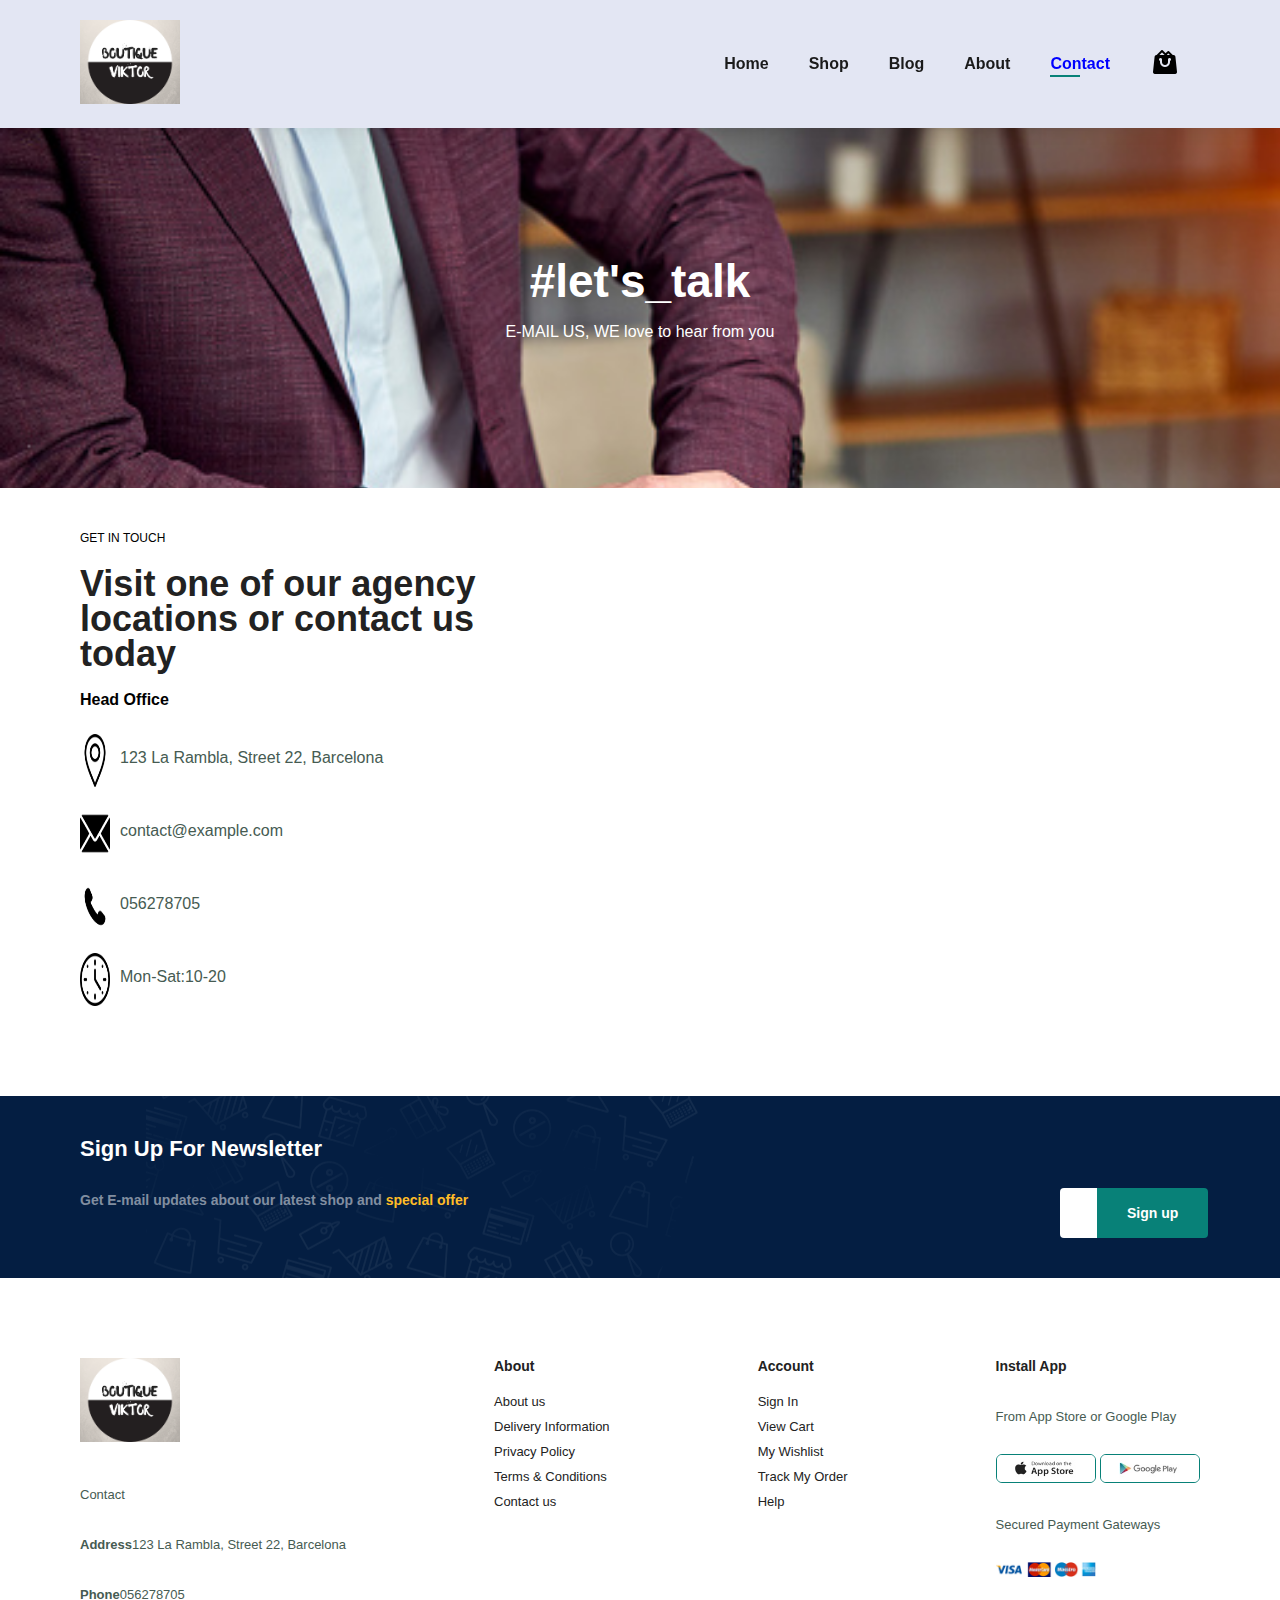
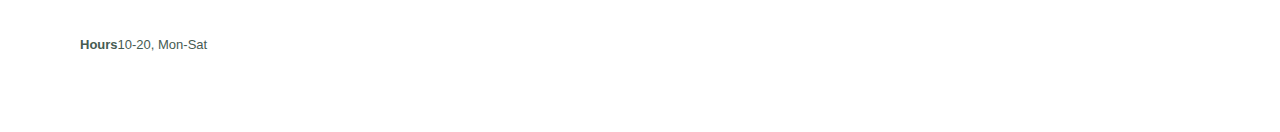
<file: e-commerce/contact.html>
<!DOCTYPE html>
<html lang="en">

<head>
    <meta charset="UTF-8">
    <meta http-equiv="X-UA Compatible" content="IE=edge">
    <meta name="viewport" content="width=device-width, initial-scale=1.0">
    <title>Clothing store</title>
    <link rel="stylesheet" href="style.css">
</head>

<body>
    <section id="header">
        <a href="#"><img src="images/logo1.png" class="logo"></a>

        <div>
            <ul id="navbar">
                <li><a href="index.html">Home</a></li>
                <li><a href="shop.html">Shop</a></li>
                <li><a href="blog.html">Blog</a></li>
                <li><a href="about.html">About</a></li>
                <li><a class="active" href="contact.html">Contact</a></li>
                <li><a href="cart.html"><img src="images/shopping-bag.png" id="lg-bag" class="shop"></a></li>
                <a href="#" id="close"><img src="images/delete-sign.png" class="close"></a>
            </ul>
        </div>
        <div id="mobile">
            <a href="cart.html"><img src="images/shopping-bag.png" class="shop"></a>
            <img src="images/menu.png" id="bar" class="shop">

        </div>
    </section>

    <section id="page-header" class="about-header">
        <h2>#let's_talk</h2>
        <p>E-MAIL US, WE love to hear from you</p>

    </section>

    <section id="contact-details" class="section-p1">
        <div class="details">
            <span>GET IN TOUCH</span>
            <h2>Visit one of our agency locations or contact us today</h2>
            <h3>Head Office</h3>
            <div>
                <li>
                    <img src="images/contact/c1.png" class="cont">
                    <p>123 La Rambla, Street 22, Barcelona</p>
                </li>
                <li>
                    <img src="images/contact/c2.png" class="cont">
                    <p>contact@example.com</p>
                </li>
                <li>
                    <img src="images/contact/c3.png" class="cont">
                    <p>056278705</p>
                </li>
                <li>
                    <img src="images/contact/c4.png" class="cont">
                    <p>Mon-Sat:10-20</p>
                </li>
            </div>
        </div>
        <div class="map">
            <iframe
                src="https://www.google.com/maps/embed?pb=!1m18!1m12!1m3!1d2993.4693394602286!2d2.167622550027249!3d41.38561270396809!2m3!1f0!2f0!3f0!3m2!1i1024!2i768!4f13.1!3m3!1m2!1s0x12a4a258081714c9%3A0x24bef7ac8842bdc4!2sLa%20Rambla%2C%20Barcelona%2C%20Spain!5e0!3m2!1sen!2smk!4v1645887796440!5m2!1sen!2smk"
                width="600" height="450" style="border:0;" allowfullscreen="" loading="lazy"></iframe>

        </div>
    </section>


    <section id="newsletter" class="section-p1 section-m1">
        <div class="newstext">
            <h4>Sign Up For Newsletter</h4>
            <p>Get E-mail updates about our latest shop and <span>special offer</span></p>
            <div class="form">
                <input type="text" placeholder="Your email address">
                <button class="normal">Sign up</button>
            </div>
        </div>
    </section>

    <footer class="section-p1">
        <div class="col">
            <img src="images/logo1.png">
            <p>Contact</p>
            <p><strong>Address</strong>123 La Rambla, Street 22, Barcelona </p>
            <p><strong>Phone</strong>056278705</p>
            <p><strong>Hours</strong>10-20, Mon-Sat</p>
        </div>
        <div class="col">
            <h4>About</h4>
            <a href="#">About us</a>
            <a href="#">Delivery Information</a>
            <a href="#">Privacy Policy</a>
            <a href="#">Terms & Conditions</a>
            <a href="#">Contact us</a>
        </div>
        <div class="col">
            <h4>Account</h4>
            <a href="#">Sign In</a>
            <a href="#">View Cart</a>
            <a href="#">My Wishlist</a>
            <a href="#">Track My Order</a>
            <a href="#">Help</a>
        </div>
        <div class="col install">
            <h4>Install App</h4>
            <p>From App Store or Google Play</p>
            <div class="row">
                <img src="images/pay/app.jpg">
                <img src="images/pay/play.jpg">
            </div>
            <p>Secured Payment Gateways</p>
            <img src="images/pay/pay.png">
        </div>
    </footer>
    <script src="script.js"></script>
</body>

</html>
</file>
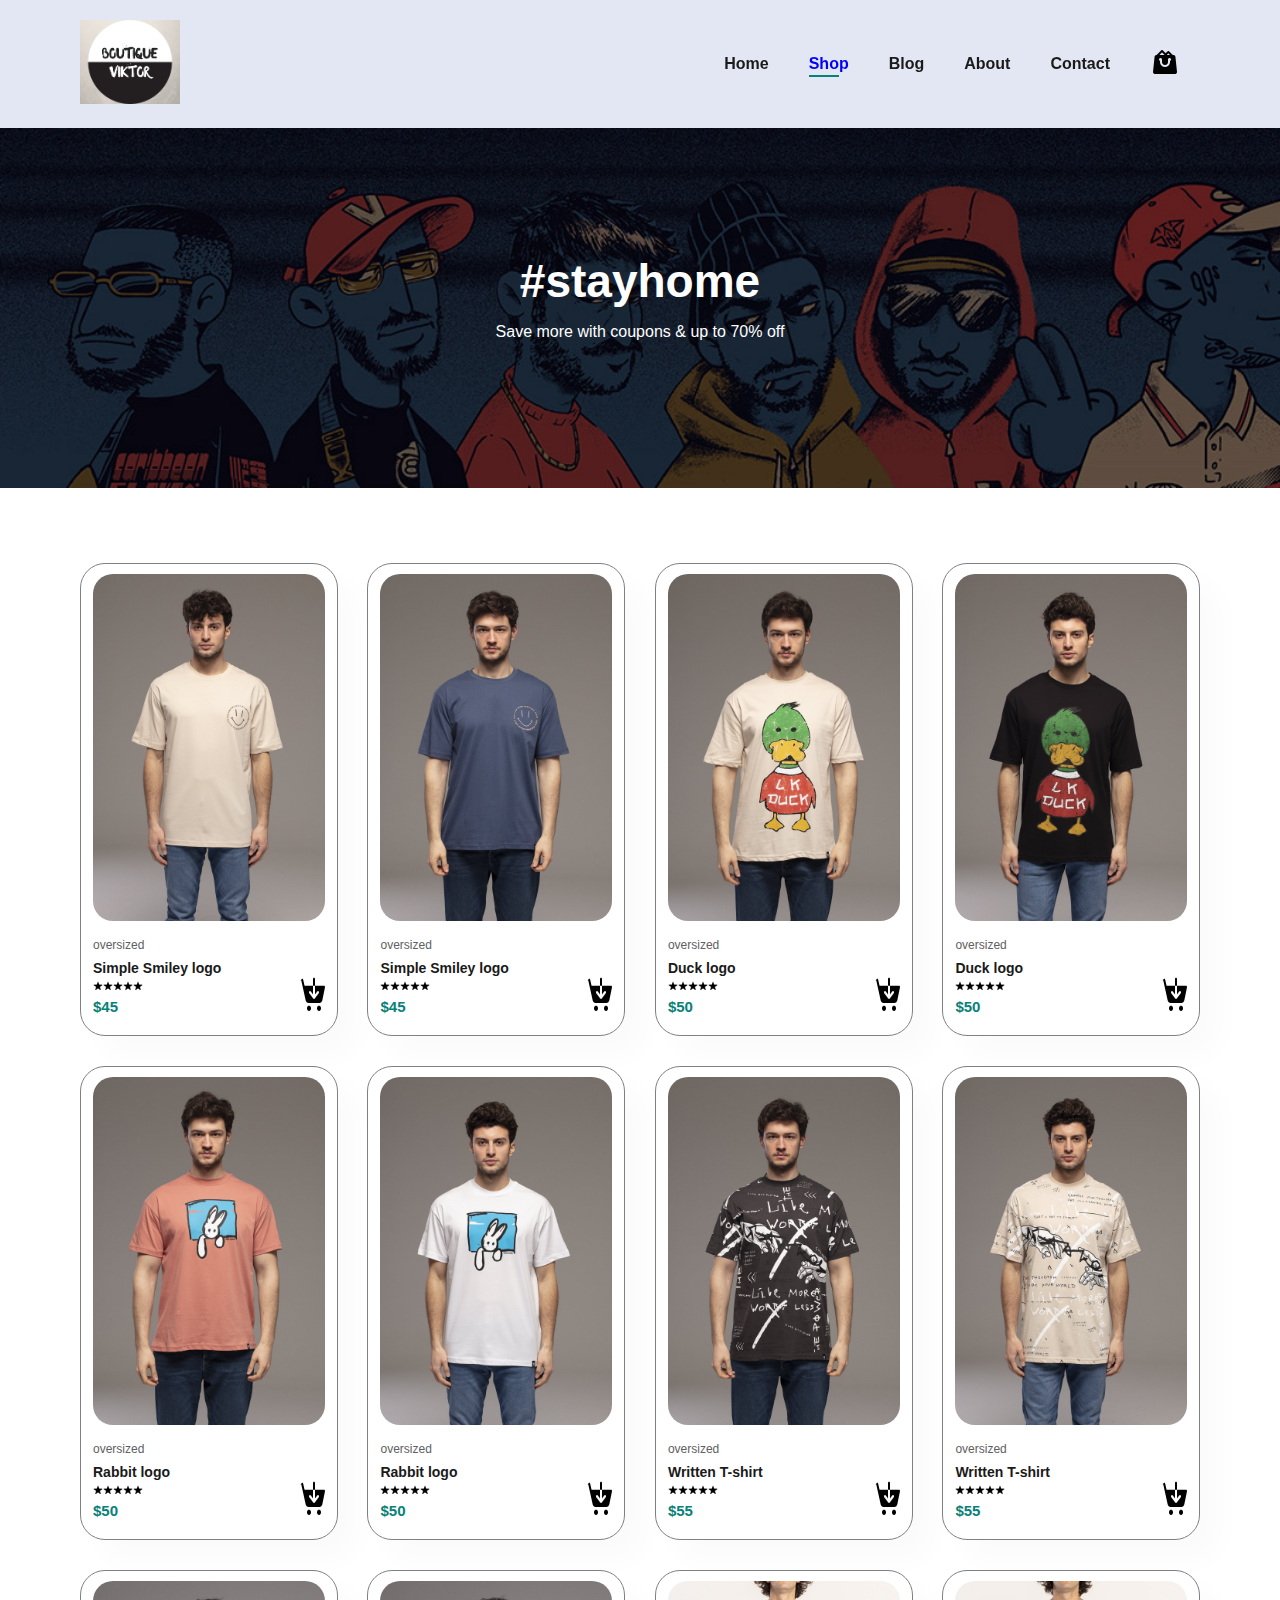
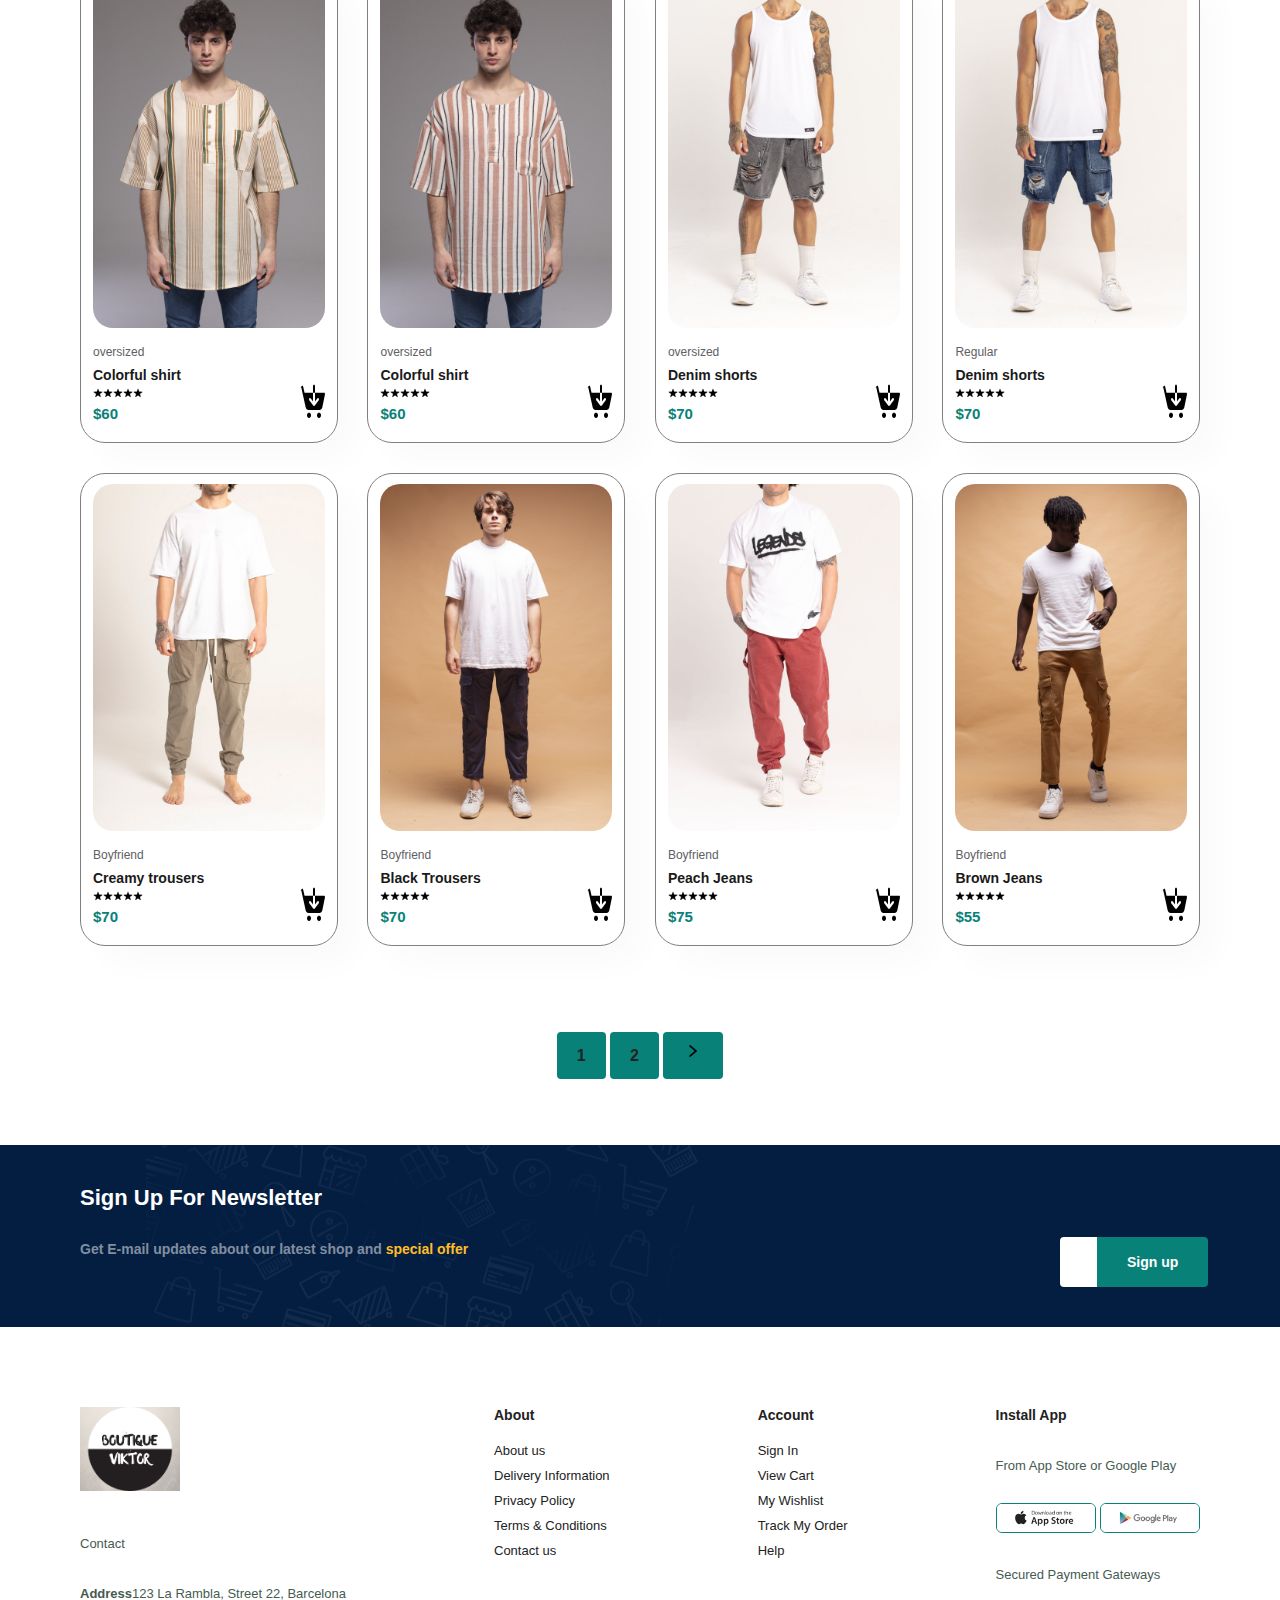
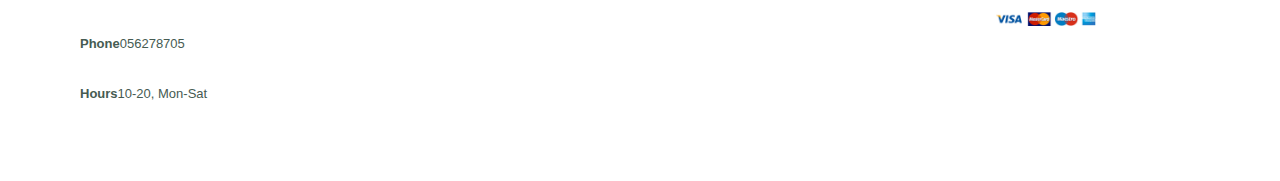
<file: e-commerce/shop.html>
<!DOCTYPE html>
<html lang="en">

<head>
    <meta charset="UTF-8">
    <meta http-equiv="X-UA Compatible" content="IE=edge">
    <meta name="viewport" content="width=device-width, initial-scale=1.0">
    <title>Clothing store</title>
    <link rel="stylesheet" href="style.css">
</head>

<body>
    <section id="header">
        <a href="#"><img src="images/logo1.png" class="logo"></a>

        <div>
            <ul id="navbar">
                <li><a href="index.html">Home</a></li>
                <li><a class="active" href="shop.html">Shop</a></li>
                <li><a href="blog.html">Blog</a></li>
                <li><a href="about.html">About</a></li>
                <li><a href="contact.html">Contact</a></li>
                <li><a href="cart.html"><img src="images/shopping-bag.png" id="lg-bag" class="shop"></a></li>
                <a href="#" id="close"><img src="images/delete-sign.png" class="close"></a>
            </ul>
        </div>
        <div id="mobile">
            <a href="cart.html"><img src="images/shopping-bag.png" class="shop"></a>
            <img src="images/menu.png" id="bar" class="shop">

        </div>
    </section>

    <section id="page-header">
        <h2>#stayhome</h2>
        <p>Save more with coupons & up to 70% off</p>

    </section>

    <section id="product1" class="section-p1">
        <div class="pro-container">
            <div class="pro" onclick="window.location.href='sproduct.html';">
                <img src="images/products/f1.jpeg">
                <div class="des">
                    <span>oversized</span>
                    <h5>Simple Smiley logo</h5>
                    <div class="star">
                        <img src="images/star.png">
                        <img src="images/star.png">
                        <img src="images/star.png">
                        <img src="images/star.png">
                        <img src="images/star.png">

                    </div>
                    <h4>$45</h4>
                </div>
                <img src="images/buy.png" class="buy">
            </div>
            <div class="pro">
                <img src="images/products/f2.jpeg">
                <div class="des">
                    <span>oversized</span>
                    <h5>Simple Smiley logo</h5>
                    <div class="star">
                        <img src="images/star.png">
                        <img src="images/star.png">
                        <img src="images/star.png">
                        <img src="images/star.png">
                        <img src="images/star.png">

                    </div>
                    <h4>$45</h4>
                </div>
                <img src="images/buy.png" class="buy">
            </div>
            <div class="pro">
                <img src="images/products/f3.jpeg">
                <div class="des">
                    <span>oversized</span>
                    <h5>Duck logo</h5>
                    <div class="star">
                        <img src="images/star.png">
                        <img src="images/star.png">
                        <img src="images/star.png">
                        <img src="images/star.png">
                        <img src="images/star.png">

                    </div>
                    <h4>$50</h4>
                </div>
                <img src="images/buy.png" class="buy">
            </div>
            <div class="pro">
                <img src="images/products/f4.jpeg">
                <div class="des">
                    <span>oversized</span>
                    <h5>Duck logo</h5>
                    <div class="star">
                        <img src="images/star.png">
                        <img src="images/star.png">
                        <img src="images/star.png">
                        <img src="images/star.png">
                        <img src="images/star.png">

                    </div>
                    <h4>$50</h4>
                </div>
                <img src="images/buy.png" class="buy">
            </div>
            <div class="pro">
                <img src="images/products/f5.jpeg">
                <div class="des">
                    <span>oversized</span>
                    <h5>Rabbit logo</h5>
                    <div class="star">
                        <img src="images/star.png">
                        <img src="images/star.png">
                        <img src="images/star.png">
                        <img src="images/star.png">
                        <img src="images/star.png">

                    </div>
                    <h4>$50</h4>
                </div>
                <img src="images/buy.png" class="buy">
            </div>
            <div class="pro">
                <img src="images/products/f6.jpeg">
                <div class="des">
                    <span>oversized</span>
                    <h5>Rabbit logo</h5>
                    <div class="star">
                        <img src="images/star.png">
                        <img src="images/star.png">
                        <img src="images/star.png">
                        <img src="images/star.png">
                        <img src="images/star.png">

                    </div>
                    <h4>$50</h4>
                </div>
                <img src="images/buy.png" class="buy">
            </div>
            <div class="pro">
                <img src="images/products/f7.jpeg">
                <div class="des">
                    <span>oversized</span>
                    <h5>Written T-shirt</h5>
                    <div class="star">
                        <img src="images/star.png">
                        <img src="images/star.png">
                        <img src="images/star.png">
                        <img src="images/star.png">
                        <img src="images/star.png">

                    </div>
                    <h4>$55</h4>
                </div>
                <img src="images/buy.png" class="buy">
            </div>
            <div class="pro">
                <img src="images/products/f8.jpeg">
                <div class="des">
                    <span>oversized</span>
                    <h5>Written T-shirt</h5>
                    <div class="star">
                        <img src="images/star.png">
                        <img src="images/star.png">
                        <img src="images/star.png">
                        <img src="images/star.png">
                        <img src="images/star.png">

                    </div>
                    <h4>$55</h4>
                </div>
                <img src="images/buy.png" class="buy">
            </div>
        
            <div class="pro">
                <img src="images/products/n1.jpeg">
                <div class="des">
                    <span>oversized</span>
                    <h5>Colorful shirt</h5>
                    <div class="star">
                        <img src="images/star.png">
                        <img src="images/star.png">
                        <img src="images/star.png">
                        <img src="images/star.png">
                        <img src="images/star.png">

                    </div>
                    <h4>$60</h4>
                </div>
                <img src="images/buy.png" class="buy">
            </div>
            <div class="pro">
                <img src="images/products/n2.jpeg">
                <div class="des">
                    <span>oversized</span>
                    <h5>Colorful shirt</h5>
                    <div class="star">
                        <img src="images/star.png">
                        <img src="images/star.png">
                        <img src="images/star.png">
                        <img src="images/star.png">
                        <img src="images/star.png">

                    </div>
                    <h4>$60</h4>
                </div>
                <img src="images/buy.png" class="buy">
            </div>
            <div class="pro">
                <img src="images/products/n3.jpeg">
                <div class="des">
                    <span>oversized</span>
                    <h5>Denim shorts</h5>
                    <div class="star">
                        <img src="images/star.png">
                        <img src="images/star.png">
                        <img src="images/star.png">
                        <img src="images/star.png">
                        <img src="images/star.png">

                    </div>
                    <h4>$70</h4>
                </div>
                <img src="images/buy.png" class="buy">
            </div>
            <div class="pro">
                <img src="images/products/n4.jpeg">
                <div class="des">
                    <span>Regular</span>
                    <h5>Denim shorts</h5>
                    <div class="star">
                        <img src="images/star.png">
                        <img src="images/star.png">
                        <img src="images/star.png">
                        <img src="images/star.png">
                        <img src="images/star.png">

                    </div>
                    <h4>$70</h4>
                </div>
                <img src="images/buy.png" class="buy">
            </div>
            <div class="pro">
                <img src="images/products/n5.jpeg">
                <div class="des">
                    <span>Boyfriend</span>
                    <h5>Creamy trousers</h5>
                    <div class="star">
                        <img src="images/star.png">
                        <img src="images/star.png">
                        <img src="images/star.png">
                        <img src="images/star.png">
                        <img src="images/star.png">

                    </div>
                    <h4>$70</h4>
                </div>
                <img src="images/buy.png" class="buy">
            </div>
            <div class="pro">
                <img src="images/products/n6.jpeg">
                <div class="des">
                    <span>Boyfriend</span>
                    <h5>Black Trousers</h5>
                    <div class="star">
                        <img src="images/star.png">
                        <img src="images/star.png">
                        <img src="images/star.png">
                        <img src="images/star.png">
                        <img src="images/star.png">

                    </div>
                    <h4>$70</h4>
                </div>
                <img src="images/buy.png" class="buy">
            </div>
            <div class="pro">
                <img src="images/products/n7.jpeg">
                <div class="des">
                    <span>Boyfriend</span>
                    <h5>Peach Jeans</h5>
                    <div class="star">
                        <img src="images/star.png">
                        <img src="images/star.png">
                        <img src="images/star.png">
                        <img src="images/star.png">
                        <img src="images/star.png">

                    </div>
                    <h4>$75</h4>
                </div>
                <img src="images/buy.png" class="buy">
            </div>
            <div class="pro">
                <img src="images/products/n8.jpeg">
                <div class="des">
                    <span>Boyfriend</span>
                    <h5>Brown Jeans</h5>
                    <div class="star">
                        <img src="images/star.png">
                        <img src="images/star.png">
                        <img src="images/star.png">
                        <img src="images/star.png">
                        <img src="images/star.png">

                    </div>
                    <h4>$55</h4>
                </div>
                <img src="images/buy.png" class="buy">
            </div>
        </div>
    </section>

    <section id="pagination" class="section-p1">
        <a href="#">1</a>
        <a href="#">2</a>
        <a href="#"><img src="images/arrow.png" id="arrow"></a>

    </section>

    <section id="newsletter" class="section-p1 section-m1">
        <div class="newstext">
            <h4>Sign Up For Newsletter</h4>
            <p>Get E-mail updates about our latest shop and <span>special offer</span></p>
            <div class="form">
                <input type="text" placeholder="Your email address">
                <button class="normal">Sign up</button>
            </div>
        </div>
    </section>

    <footer class="section-p1">
        <div class="col">
            <img src="images/logo1.png">
            <p>Contact</p>
            <p><strong>Address</strong>123 La Rambla, Street 22, Barcelona </p>
            <p><strong>Phone</strong>056278705</p>
            <p><strong>Hours</strong>10-20, Mon-Sat</p>
        </div>
        <div class="col">
            <h4>About</h4>
            <a href="#">About us</a>
            <a href="#">Delivery Information</a>
            <a href="#">Privacy Policy</a>
            <a href="#">Terms & Conditions</a>
            <a href="#">Contact us</a>
        </div>
        <div class="col">
            <h4>Account</h4>
            <a href="#">Sign In</a>
            <a href="#">View Cart</a>
            <a href="#">My Wishlist</a>
            <a href="#">Track My Order</a>
            <a href="#">Help</a>
        </div>
        <div class="col install">
            <h4>Install App</h4>
            <p>From App Store or Google Play</p>
            <div class="row">
                <img src="images/pay/app.jpg">
                <img src="images/pay/play.jpg">
            </div>
            <p>Secured Payment Gateways</p>
            <img src="images/pay/pay.png">
        </div>
    </footer>
    <script src="script.js"></script>
</body>

</html>
</file>
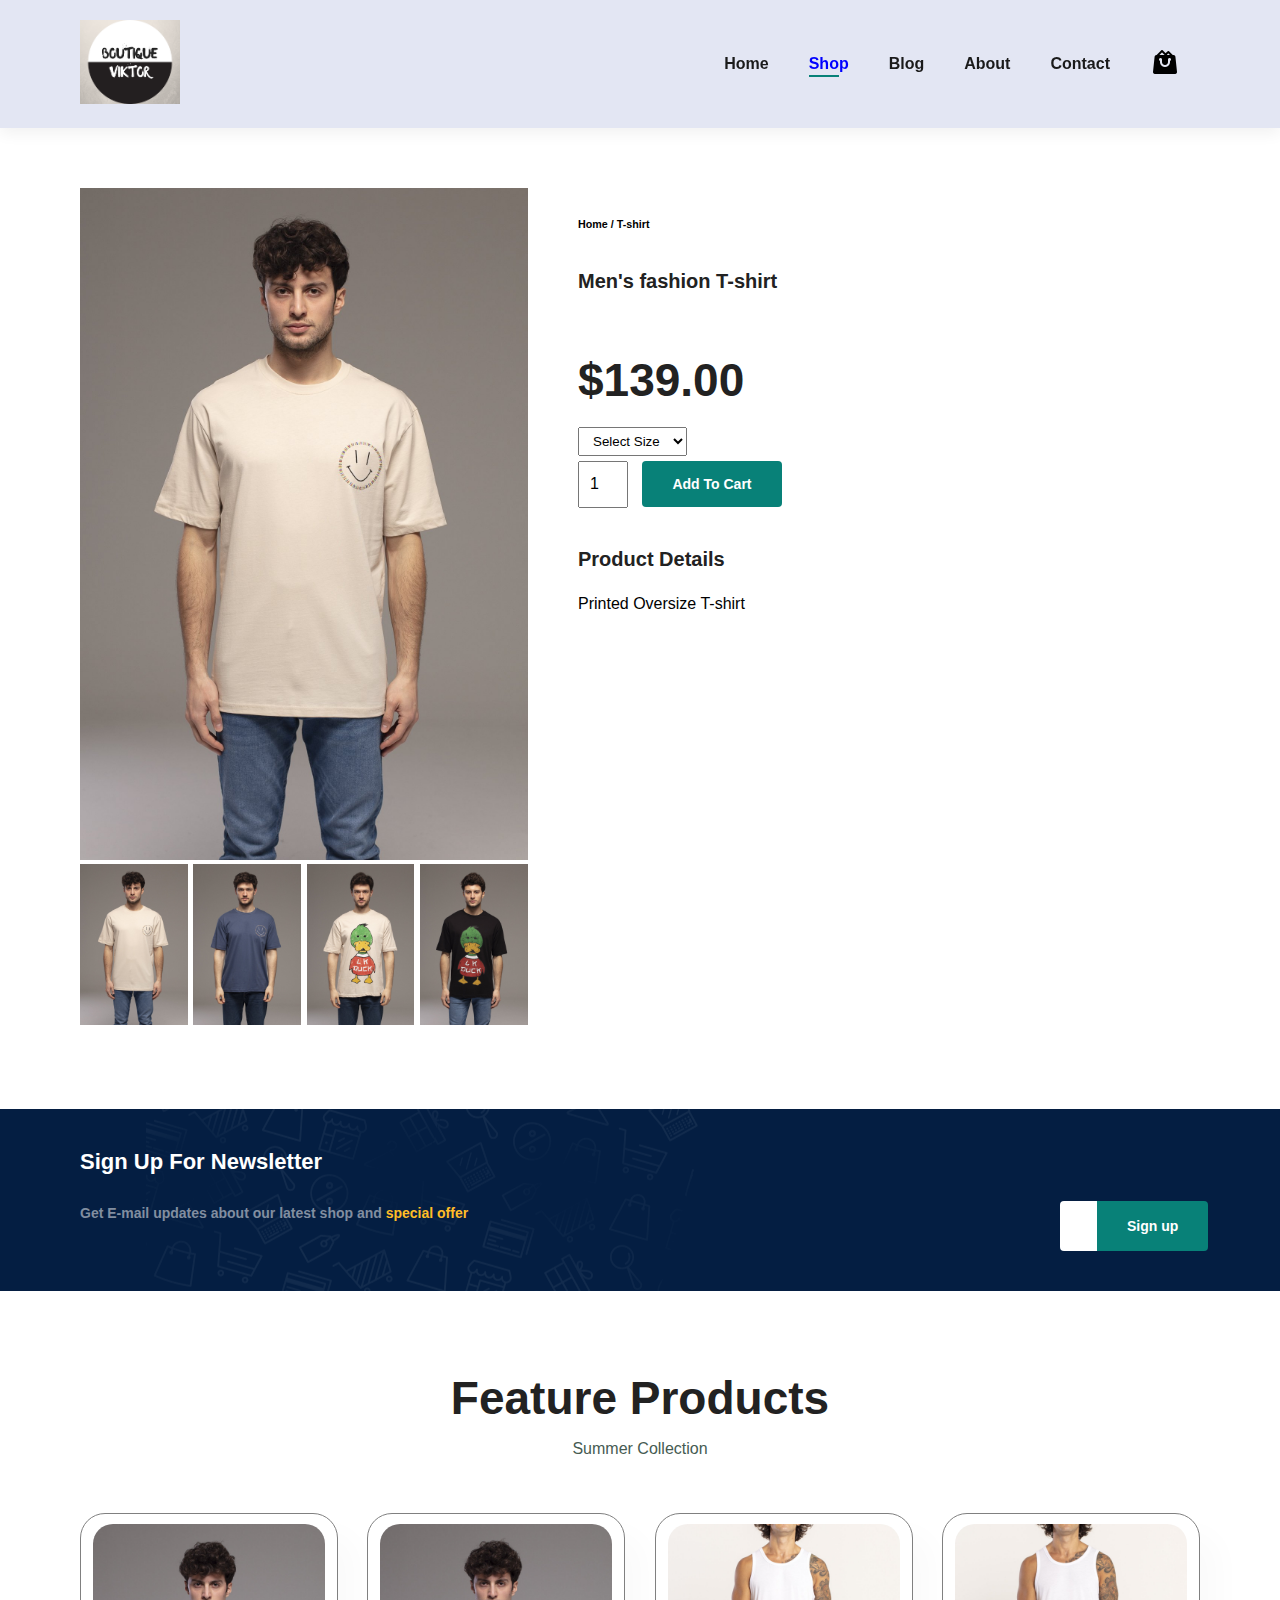
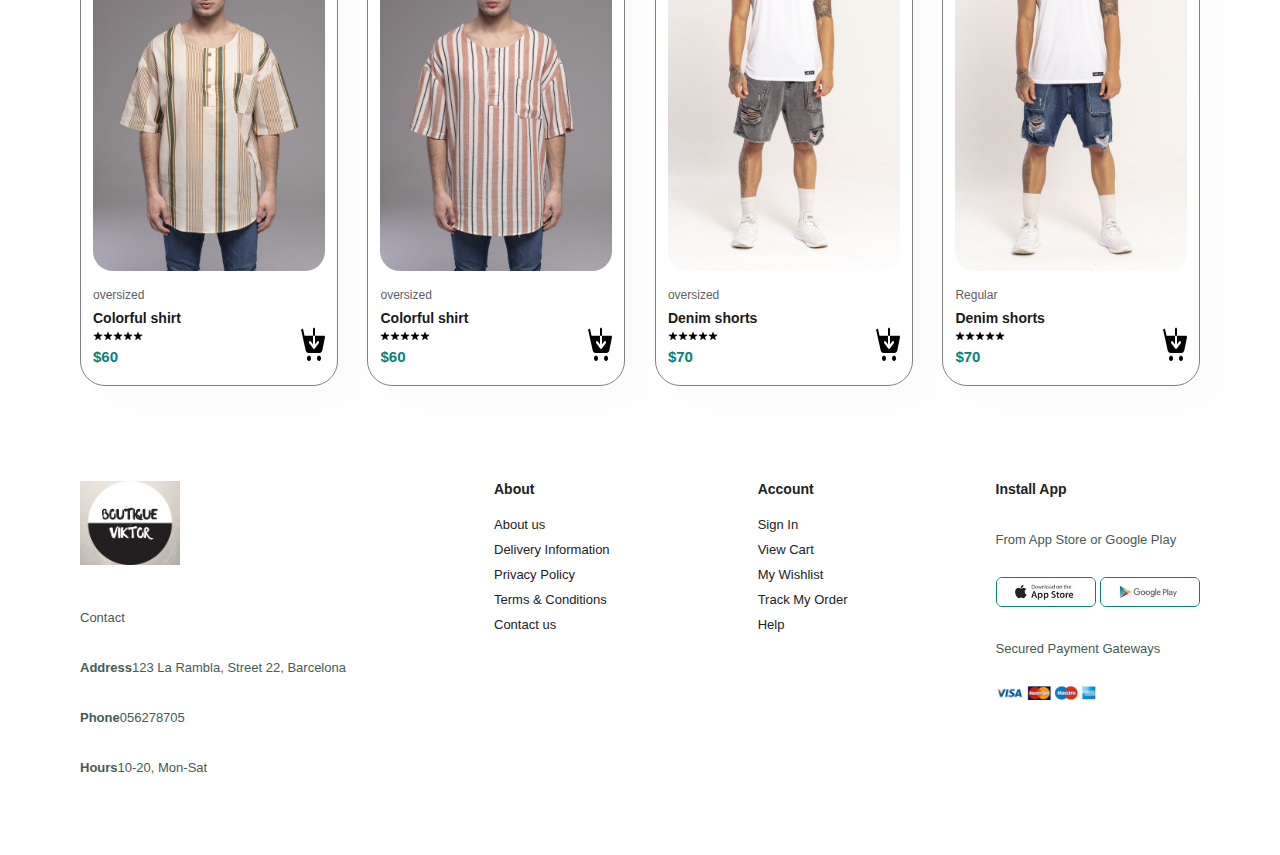
<file: e-commerce/sproduct.html>
<!DOCTYPE html>
<html lang="en">

<head>
    <meta charset="UTF-8">
    <meta http-equiv="X-UA Compatible" content="IE=edge">
    <meta name="viewport" content="width=device-width, initial-scale=1.0">
    <title>Clothing store</title>
    <link rel="stylesheet" href="style.css">
</head>

<body>
    <section id="header">
        <a href="#"><img src="images/logo1.png" class="logo"></a>

        <div>
            <ul id="navbar">
                <li><a href="index.html">Home</a></li>
                <li><a class="active" href="shop.html">Shop</a></li>
                <li><a href="blog.html">Blog</a></li>
                <li><a href="about.html">About</a></li>
                <li><a href="contact.html">Contact</a></li>
                <li><a href="cart.html"><img src="images/shopping-bag.png" id="lg-bag" class="shop"></a></li>
                <a href="#" id="close"><img src="images/delete-sign.png" class="close"></a>
            </ul>
        </div>
        <div id="mobile">
            <a href="cart.html"><img src="images/shopping-bag.png" class="shop"></a>
            <img src="images/menu.png" id="bar" class="shop">

        </div>
    </section>

    <section id="prodetails" class="section-p1">
        <div class="single-pro-image">
            <img src="images/products/f1.jpeg" width="100%" id="MainImg">

            <div class="small-img-group">
                <div class="small-img-col">
                    <img src="images/products/f1.jpeg" width="100%" class="small-img">
                </div>
                <div class="small-img-col">
                    <img src="images/products/f2.jpeg" width="100%" class="small-img">
                </div>
                <div class="small-img-col">
                    <img src="images/products/f3.jpeg" width="100%" class="small-img">
                </div>
                <div class="small-img-col">
                    <img src="images/products/f4.jpeg" width="100%" class="small-img">
                </div>
            </div>
        </div>
        <div class="single-pro-details">
            <h6>Home / T-shirt</h6>
            <h4>Men's fashion T-shirt</h4>
            <h2>$139.00</h2>
            <select>
                <option>Select Size</option>
                <option>XL</option>
                <option>XXL</option>
                <option>Small</option>
                <option>Large</option>
            </select>
            <input type="number" value="1">
            <button class="normal">Add To Cart</button>
            <h4>Product Details</h4>
            <span>Printed Oversize T-shirt</span>
        </div>
    </section>

    <section id="newsletter" class="section-p1 section-m1">
        <div class="newstext">
            <h4>Sign Up For Newsletter</h4>
            <p>Get E-mail updates about our latest shop and <span>special offer</span></p>
            <div class="form">
                <input type="text" placeholder="Your email address">
                <button class="normal">Sign up</button>
            </div>
        </div>
    </section>
    <section id="product1" class="section-p1">
        <h2>Feature Products</h2>
        <p>Summer Collection</p>
        <div class="pro-container">
            <div class="pro">
                <img src="images/products/n1.jpeg">
                <div class="des">
                    <span>oversized</span>
                    <h5>Colorful shirt</h5>
                    <div class="star">
                        <img src="images/star.png">
                        <img src="images/star.png">
                        <img src="images/star.png">
                        <img src="images/star.png">
                        <img src="images/star.png">

                    </div>
                    <h4>$60</h4>
                </div>
                <img src="images/buy.png" class="buy">
            </div>
            <div class="pro">
                <img src="images/products/n2.jpeg">
                <div class="des">
                    <span>oversized</span>
                    <h5>Colorful shirt</h5>
                    <div class="star">
                        <img src="images/star.png">
                        <img src="images/star.png">
                        <img src="images/star.png">
                        <img src="images/star.png">
                        <img src="images/star.png">

                    </div>
                    <h4>$60</h4>
                </div>
                <img src="images/buy.png" class="buy">
            </div>
            <div class="pro">
                <img src="images/products/n3.jpeg">
                <div class="des">
                    <span>oversized</span>
                    <h5>Denim shorts</h5>
                    <div class="star">
                        <img src="images/star.png">
                        <img src="images/star.png">
                        <img src="images/star.png">
                        <img src="images/star.png">
                        <img src="images/star.png">

                    </div>
                    <h4>$70</h4>
                </div>
                <img src="images/buy.png" class="buy">
            </div>
            <div class="pro">
                <img src="images/products/n4.jpeg">
                <div class="des">
                    <span>Regular</span>
                    <h5>Denim shorts</h5>
                    <div class="star">
                        <img src="images/star.png">
                        <img src="images/star.png">
                        <img src="images/star.png">
                        <img src="images/star.png">
                        <img src="images/star.png">

                    </div>
                    <h4>$70</h4>
                </div>
                <img src="images/buy.png" class="buy">
            </div>
            
        </div>
    </section>

    <footer class="section-p1">
        <div class="col">
            <img src="images/logo1.png">
            <p>Contact</p>
            <p><strong>Address</strong>123 La Rambla, Street 22, Barcelona </p>
            <p><strong>Phone</strong>056278705</p>
            <p><strong>Hours</strong>10-20, Mon-Sat</p>
        </div>
        <div class="col">
            <h4>About</h4>
            <a href="#">About us</a>
            <a href="#">Delivery Information</a>
            <a href="#">Privacy Policy</a>
            <a href="#">Terms & Conditions</a>
            <a href="#">Contact us</a>
        </div>
        <div class="col">
            <h4>Account</h4>
            <a href="#">Sign In</a>
            <a href="#">View Cart</a>
            <a href="#">My Wishlist</a>
            <a href="#">Track My Order</a>
            <a href="#">Help</a>
        </div>
        <div class="col install">
            <h4>Install App</h4>
            <p>From App Store or Google Play</p>
            <div class="row">
                <img src="images/pay/app.jpg">
                <img src="images/pay/play.jpg">
            </div>
            <p>Secured Payment Gateways</p>
            <img src="images/pay/pay.png">
        </div>
    </footer>
    
    <script src="script.js"></script>
</body>

</html>
</file>
<file: e-commerce/style.css>
*{
    margin: 0;
    padding: 0;
    box-sizing: border-box;
    font-family: 'Spartan', sans-serif;
}
h1{
    font-size: 50px;
    line-height: 64px;
    color: #222
}
h2{
    font-size: 46px;
    line-height: 54px;
    color: #222
}
h4{
    font-size: 20px;
    color: #222
}
p{
    font-size: 16px;
    color: #465b52;
    margin: 15px 0 20px 0;
}

.section-p1{
    padding: 40px 80px;
}
.section-m1{
    margin: 40px 0;
}

button.normal{
    font-size: 14px;
    font-weight: 600;
    padding: 15px 30px;
    color: black;
    background-color: #fff;
    border-radius: 4px;
    cursor: pointer;
    border: none;
    outline: none;
    transition: 0.2s;

}
button.white{
    font-size: 13px;
    font-weight: 600;
    padding: 11px 18px;
    color: #fff;
    background-color: transparent;
    cursor: pointer;
    border: 1px solid white;
    outline: none;
    transition: 0.2s;
    margin-left: 20px;

}
#header img{
    width: 100px;
}
#header{
    display: flex;
    align-items: center;
    justify-content: space-between;
    padding: 20px 80px;
    background-color: #E3E6F3;
    box-shadow: 0 5px 15px rgba(0, 0, 0, 0.06);
    z-index: 999;
    position: sticky;
    top: 0;
    left: 0;
}
#navbar.active{
    right: 0px;
}

#navbar{
    display: flex;
    align-items: center;
    justify-content: center;
}
#navbar li{
    list-style: none;
    padding: 0 20px;
    position: relative;

}
#navbar li a{
    text-decoration: none;
    font-size: 16px;
    font-weight: 600;
    color: #1a1a1a;
    transition: 0.3s ease;
}

#navbar li a:hover,
#navbar li a.active
{
    color: blue;
}
#navbar li a.active::after,
#navbar li a:hover::after{
    content: "";
    width: 30px;
    height: 2px;
    background: #088178;
    position: absolute;
    bottom: -4px;
    left: 20px;
}



#navbar li .shop{
    width: 30px;
}

#mobile #bar{
    width: 30px;
}
#mobile .shop{
    width: 30px;
}

#mobile{
    display: none;
    align-items: center;
}
#close{
    display: none;
}
#navbar .close{
    width: 30px;
}

#hero{
    background-image: url("images/main1.jpg");
    margin-top: -10px;
    height: 90vh;
    width: 100%;
    background-size: cover;
    background-position: top 25% right0;
    padding: 0 80px;
    display: flex;
    flex-direction: column;
    align-items: flex-start;
    justify-content: center;

}

#hero h4{
    padding-bottom: 15px;
}
#hero h1{
    color: #088178;
}
#hero button{
    background-image: url("images/button.png");
    background-color: transparent;
    color: #088178;
    border: 0;
    padding-top: 14px 80px 20px 80px;
    background-repeat: no-repeat;
    cursor: pointer;
    font-size: 20px;
}
#feature{
    display: flex;
    align-items: center;
    justify-content: space-between;
    flex-wrap: wrap;
}

#feature .fe-box{
    width: 180px;
    text-align: center;
    padding: 25px 15px;
    box-shadow: 20px 20px 34px rgba(0 , 0, 0, 0.03);
    border: 1px solid #cce7d0 ;
    border-radius: 4px;
    margin: 15px 0;
}
#feature .fe-box:hover{
    box-shadow: 10px 20px 34px rgba(70 , 62 , 221 , 0.1);
}
#feature .fe-box img{
    width: 100%;
    margin-bottom: 10px;
}

#feature .fe-box h6{
    display: inline-block;
    padding: 9px 8px 6px 8px;
    line-height: 1;
    border-radius: 4px;
    color: #088178;
    background-color: #fddde4;
}
#feature .fe-box:nth-child(2) h6{
    background-color: #cdebbc;
}
#feature .fe-box:nth-child(3) h6{
    background-color: #d1e8f2;
}
#feature .fe-box:nth-child(4) h6{
    background-color: #cdd48f;
}
#feature .fe-box:nth-child(5) h6{
    background-color: #f6dbf6;
}
#feature .fe-box:nth-child(6) h6{
    background-color: #fff2e5;
}

#product1{
    text-align: center;
}

#product1 .pro-container{
    display: flex;
    justify-content: space-between;
    padding-top: 20px;
    flex-wrap: wrap;
}
#product1 .pro{
    width: 23%;
    min-width: 250px;
    padding: 10px 12px;
    border: 1px solid grey;
    border-radius: 25px;
    cursor: pointer;
    box-shadow: 20px 20px 30px rgba(0 , 0, 0, 0.02);
    margin: 15px 0;
    transition: 0.2s ease;
    position: relative;
}

#product1 .pro:hover{
    box-shadow: 20px 20px 30px rgba(0 , 0, 0, 0.06);
}
#product1 .pro img{
    width: 100%;
    border-radius: 20px;
}
#product1 .pro .des{
    text-align: start;
    padding: 10px 0;

}

#product1 .pro .des span{
    color: #606063;
    font-size: 12px;
}
#product1 .pro .des h5{
    padding-top: 7px;
    color: #1a1a1a;
    font-size: 14px;

}
#product1 .pro .des h4{
    padding-top: 7px;
    font-size: 15px;
    font-weight: 700;
    color: #088178;
}
#product1 .pro .des .star{
    width: 10px;
    display: flex;
    margin-top: 5px;
}
#product1 .pro .buy{
    width: 30px;
    height: 40px;
    line-height: 40px;
    border-radius: 70px;
    font-weight: 550;
    position: absolute;
    bottom: 20px;
    right: 10px;
}

#banner{
    display: flex;
    flex-direction: column ;
    justify-content: center;
    align-items: center;
    text-align: center;
    background-image: url("images/b1.jpg");
    width: 100%;
    height: 40vh;
    background-size: cover;
    background-position: center;
}

#banner h4{
    color: #fff;
    font-size: 16px;
}
#banner h2{
    color: #fff;
    font-size: 30px;
    padding: 10px 0;
}
#banner h2 span{
    color: #ef3636;
}

#banner button:hover{
    background-color: #088178;
    color: white;
}

#sm-banner {
    display: flex;
    justify-content: space-between;
    flex-wrap: wrap;
}

#sm-banner .banner-box{
    display: flex;
    flex-direction: column ;
    justify-content: center;
    align-items: flex-start;
    background-image: url("images/b2.png");
    min-width: 650px;
    height: 50vh;
    background-size: cover;
    background-position: center;
}

#sm-banner .banner-box2{
    background-image: url("images/b3.png");
}

#sm-banner h4{
    color: #fff;
    font-size: 20px;
    font-weight: 300;
    margin-left: 20px;
}
#sm-banner h2{
    color: #fff;
    font-size: 28px;
    font-weight: 800;
    margin-left: 20px;
}
#sm-banner span{
    color: #fff;
    font-size: 14px;
    font-weight: 500;
    padding-bottom: 15px;
    margin-left: 20px;
}

#sm-banner .banner-box:hover button{
    background: #088178;
    border: 1px solid white;
}

#banner3{
    display: flex;
    justify-content: space-between;
    flex: wrap;
    padding: 0 80px;
}

#banner3 .banner-box{
    display: flex;
    flex-direction: column ;
    justify-content: center;
    align-items: flex-start;
    background-image: url("images/b4.png");
    min-width: 30%;
    height: 30vh;
    background-size: cover;
    background-position: center;
    padding: 20px;
    margin-bottom: 20px;

} 
#banner3 .banner-box2{
    background-image: url("images/b5.jpeg");
} 
#banner3 .banner-box3{  
    background-image: url("images/b6.jpeg");
} 
#banner3 h2{
    color: #fff;
    font-weight: 900;
    font-size: 22px;
}
#banner3 h3{
    color: #ec544e;
    font-weight: 800;
    font-size: 16px;
}

#newsletter{
    display: flex;
    justify-content: space-between;
    flex-wrap: wrap;
    align-items: center;
    background-image: url("images/b14.png");
    background-repeat: no-repeat;
    background-position: 20% 30%;
    background-color: #041e42;
}

#newsletter h4{
    font-size: 22px;
    font-weight: 700;
    color: #fff;
    margin-bottom: 30px;
}
#newsletter p{
    font-size: 14px;
    font-weight: 600;
    color: #818ea0;
}
#newsletter p span{
    color: #ffbd27;
}
#newsletter .form{
    display: flex;
}
#newsletter input{
    height: 3.125rem;
    padding: 0 1.25em;
    font-size: 14px;
    width: 30%;
    border: 1px solid transparent;
    border-radius: 4px;
    outline: none;
    margin-left: 980px;
    margin-top: -40px;
    border-top-right-radius: 0;
    border-bottom-right-radius: 0;
   
}
#newsletter button{
    background-color: #088178;
    color: #fff;
    white-space: nowrap;
    margin-top: -40px;
    border-top-left-radius: 0;
    border-bottom-left-radius: 0;
}

.col img{
    width: 100px;
    margin-bottom: 30px;
}

footer{
    display: flex;
    flex-wrap: wrap;
    justify-content: space-between;
}

footer .col{
    display: flex;
    flex-direction: column;
    align-items: flex-start;
    margin-bottom: 20px;
}

footer h4{
    font-size: 14px;
    padding-bottom: 20px;
}

footer p{
    font-size: 13px;
    padding-bottom: 0 0 8px 0;
}
footer a{
    font-size: 13px;
    text-decoration: none;
    color: #222;
    padding-bottom: 10px;
}
footer .install .row img{
    border: 1px solid #088178;
    border-radius: 6px;
}
footer .install img{
    margin: 10px 0 15px 0;
}

footer a:hover{
    color: #088178;
}

@media (max-width: 799px) {
    .section-p1{
        padding: 40px 40px;
    }
    #navbar{
        display: flex;
        flex-direction: column;
        align-items: flex-start;
        justify-content: flex-start;
        position: fixed;
        top:  0;
        right: -300px;
        height: 100vh;
        width: 300px;
        background-color: #E3E6F3;
        box-shadow: 0 40px 60px rgba(0 , 0, 0, 0.01);
        padding: 80px 0 0 10px;
        transition: 0.3s;
        
    }
    #navbar li{
        margin-bottom: 25px;
    }
    #mobile{
        display: flex;
        align-items: center;
    }
    #mobile #bar{
        margin-left: 20px;
    }
    #close{
        display: initial;
        position: absolute;
        top: 30px;
        left: 30px;
        color: #222;
        font-size: 24px;
    }
    #lg-bag{
        display: none;
    }
    #hero{
        height: 70vh;
        padding: 0 80px;
        background-position: top 30% right 30%;
    }
    #feature{
        justify-content: center;
    }
    #feature .fe-box{
        margin: 15px 15px;

    }
    #product1 .pro-container{
        justify-content: center;
    }
    #product .pro{
        margin: 15px;
    }
    #banner{
        height: 20vh;
    }
    #sm-banner .banner-box{
        min-width: 100%;
        height: 30vh;
    }
    #banner3{
        padding: 0 40px;
    }
    #banner3 .banner-box{
        width: 28% ;
    }
    #newsletter .form{
        display: none;
    }

}

#page-header{
    background-image: url("images/b1.jpg");
    width: 100%;
    height: 40vh;
    background-size: cover;
    display: flex;
    justify-content: center;
    text-align: center;
    flex-direction: column;
    padding: 14px;
}
#page-header h2,
#page-header p{
    color: #fff;
}

#pagination #arrow{
    width: 20px;
    color: white;
}
#pagination{
    text-align: center;
}
#pagination a{
    text-decoration: none;
    background-color: #088178;
    padding: 15px 20px;
    border-radius: 4px;
    color: #222;
    font-weight: 600;
}
/* Single product */
#prodetails{
    display: flex;
    margin-top: 20px;
}

#prodetails .single-pro-details{
    width: 50%;
    padding-top: 30px;
}

#prodetails .single-pro-image{
    width: 40%;
    margin-right: 50px;
}
.small-img-group{
    display: flex;
    justify-content: space-between;
}

.small-img-col{
    flex-basis: 24%;
    cursor: pointer;
}

#prodetails .single-pro-details h4{
    padding: 40px 0 20px 0;
}
#prodetails .single-pro-details h2{
    padding: 40px 0 20px 0;
}
#prodetails .single-pro-details select{
    display: block;
    padding: 5px 10px;
    margin-bottom: 5px;
}

#prodetails .single-pro-details input{
   width: 50px;
   height: 47px;
   padding-left: 10px;
   font-size: 16px;
   margin-right: 10px;
}
#prodetails .single-pro-details input:focus{
    outline: none;
}
#prodetails .single-pro-details button{
    background-color: #088178;
    color: white;
}
#prodetails .single-pro-details span{
    line-height: 25px;
}

/* Blog page */
#page-header.blog-header{
    background-image: url("images/blog.jpg");   
}

#blog{
    padding: 150px 150px 0 150px;

}

#blog .blog-box{
    display: flex;
    align-items: center;
    width: 100%;
    position: relative;
    padding-bottom: 90px;
}
#blog .blog-img{
    margin-right: 40px;
}

#blog img{
    width: 100%;
    height: 300px;
    object-fit: cover;
}

#blog .blog-details{
    width: 50%;
}

#blog .blog-details a{
    text-decoration: none;
    font-size: 11px;
    color: #000;
    font-weight: 700;
    position: relative;
    transition: 0.3s;

}

#blog .blog-details a::after{
    content: "";
    width: 50px;
    height: 1px;
    background-color: #000;
    position: absolute;
    top: 4px;
    right: -60px;
}
#blog .blog-details a:hover{
    color: #088178;
}
#blog .blog-details a:hover::after{
    background-color: #088178;
}


#blog .blog-box h1{
    position: absolute;
    top: -40px;
    left: 0;
    font-size: 70px;
    font-weight: 700;
    color: #c9cbce;
    z-index: -9;
}

#page-header.about-header{
    background-image: url("images/about/a1.jpg");
}
#about-head{
    display: flex;
    align-items: center;

}

#about-head img{
    width: 50%;
    height: auto;
}

#about-head div{
    padding-left: 40px;
}
#about-app{
    text-align: center;
}

#about-app .image{
    width: 70%;
    height: 100%;
    margin: 30px auto 0 auto;
}

#about-app .image img{
    width: 100%;
    height: 100%;
    border-radius: 20px;
}

.details .cont{
    width: 40px;
    padding-right: 10px;
}

#contact-details{
    display: flex;
    align-items: center;
    justify-content: space-between;
}
#contact-details .details{
    width: 40%;
}
#contact-details .details span{
    font-size: 12px;
}
#contact-details .details h2{
    font-size: 36px;
    line-height: 35px;
    padding: 20px 0; 
}
#contact-details .details h3{
    font-size: 16px;
    padding-bottom: 15px;
}

#contact-details .details li{
     list-style: none;
     display: flex;
     padding: 10px 0;
}

#contact-details .map{
    width: 40%;
    height: 400px;
}
#contact-details .map iframe{
    width: 100%;
    height: 100%;
}

#cart{
    overflow-x: auto;
}
#cart .cl{
    width: 30px;
}

#cart table{
    width: 100%;
    border-collapse: collapse;
    table-layout: fixed;
    white-space: nowrap;
}
#cart table img{
    width: 70px;
}
#cart table td:nth-child(5) input{
    width: 70px;
    padding: 10px 5px 10px 15px;
}
#cart table thead{
    border: 1px solid #e2e9e1;
    border-left: none;
    border-right: none;
}
#cart table thead td{
    font-weight: 700;
    text-transform: uppercase;
    font-size: 13px;
    padding: 18px 0;
}
#cart table tbody tr td{
    padding-top: 15px;
}
#cart table tbody td{
    font-size: 13px;
}

#cart-add{
    display: flex;
    flex-wrap: wrap;
    justify-content: space-between;
}
#coupon{
    width: 50%;
    margin-bottom: 30px;
}
#coupon h3,
#subtotal h3{
    padding-bottom: 15px;
}
#coupon input{
    padding: 10px 20px;
    outline: none;
    width: 60%;
    margin-right: 10px;
    border: 1px solid #e2e9e1;
}
#coupon button,
#subtotal button{
    background-color: #088178;
    color: #fff;
    padding: 12px 20px;
}

#subtotal{
    width: 50%;
    margin-bottom: 30px;
    border: 1px solid #e2e9e1;
    padding: 30px;
}

#subtotal table{
    border-collapse: collapse;
    width: 100%;
    margin-bottom: 20px;
}

#subtotal table td{
    width: 50%;
    border: 1px solid #e2e9e1;
    padding: 10px;
    font-size: 13px;

}



@media (max-width: 477px){
    .section-p1{
        padding: 20px;

    }
    #header{
        padding: 10px 30px;
    }
    h1{
        font-size: 38px;
    }
    h2{
        font-size: 32px;
    }
    #hero{
        padding: 0 20px;
        background-position: 55%;
    }
    #feature{
        justify-content: space-between;
    }
    #feature .fe-box{
        width: 155px;
        margin: 0 0 15px 0;
    }
    #product1 .pro{
        width: 100%;
    }
    #banner{
        height: 40vh;
    }
    #sm-banner .banner-box{
        height: 40vh;
    }
    #sm-banner .banner-box2{
        margin-top: 20px;
    }
    #banner3{
        padding: 0 20px;
    }
    #banner3 .banner-box{
        width: 100%;
    }
    #newsletter{
        padding: 40px 20px;
    }

    /* Single Product */
    #prodetails{
        display: flex;
        flex-direction: column;
    }
    /* Blog page */
    #blog{
        padding: 100px 20px 0 20px;
    }
    #blog .blog-box{
        display: flex;
        flex-direction: column;
        align-items: flex-start;
        width: 100%;
        position: relative;
        padding-bottom: 90px;
    }
    #blog .blog-img{
        width: 100%;
        margin-right: 0px;
        margin-bottom: 30px;
    }
    #blog .blog-details{
        width: 100%;
    }
    /* About Page */
    #about-head{
        flex-direction: column;
    }
    #about-head .img-head{
        width: 100%;
        margin-bottom: 20px;
    }
    #about-head div{
        padding-left: 0px;
    }
    #contact-details{
        flex-direction: column;

    }
    #contact-details .details{
        width: 100%;
        margin-bottom: 30px;
    }
    #contact-details .map{
        width: 100%;
    }
    #cart-add{
        flex-direction: column;
    }
    #coupon{
        width: 100%;
    }
    #subtotal{
        width: 100%;
        padding: 20px;
    }

}
</file>
